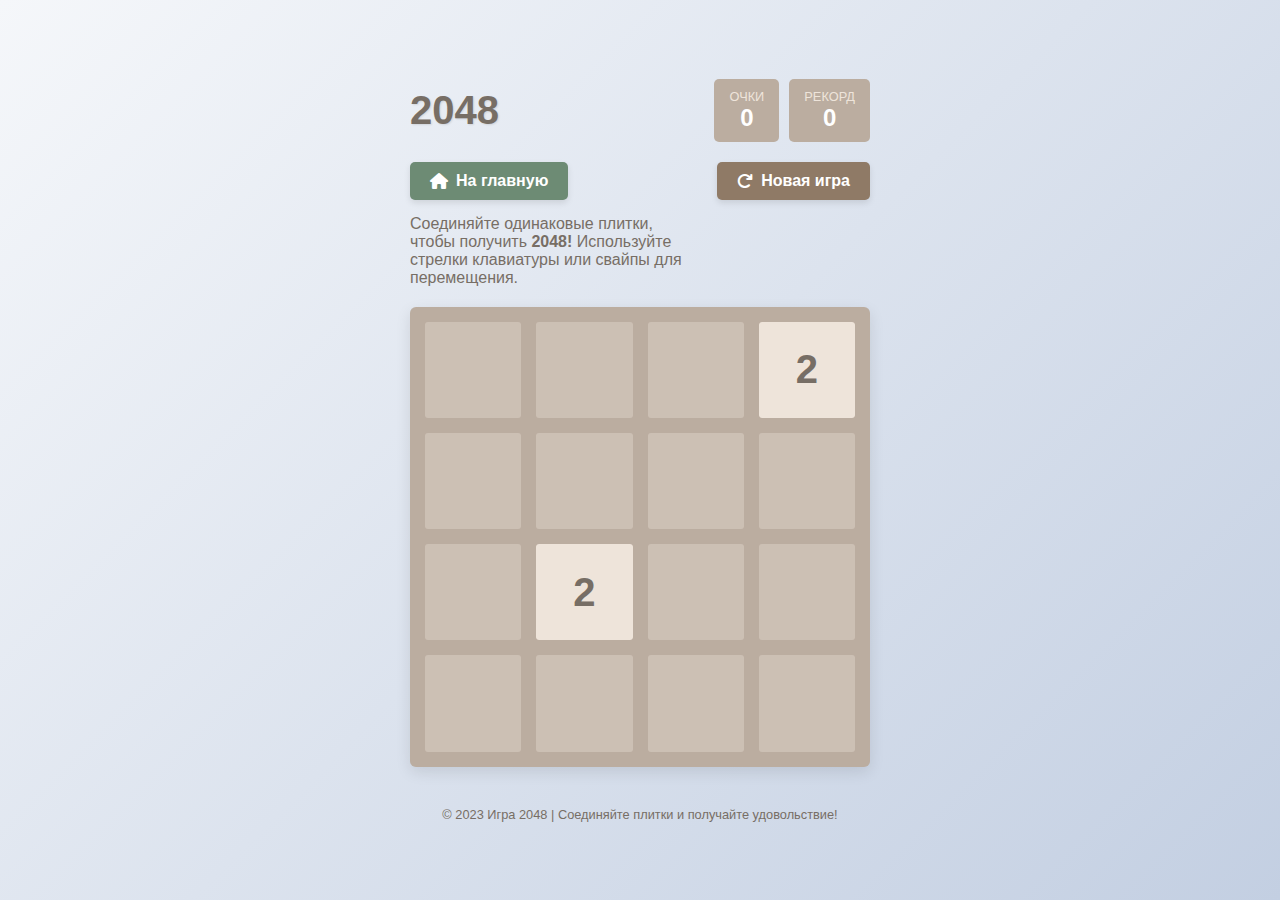
<file: 2048 game/index.html>
<!DOCTYPE html>
<html lang="ru">
<head>
    <meta charset="UTF-8">
    <meta name="viewport" content="width=device-width, initial-scale=1.0">
    <title>Игра 2048</title>
    <link rel="stylesheet" href="https://cdnjs.cloudflare.com/ajax/libs/font-awesome/6.4.0/css/all.min.css">
    <style>
        * {
            margin: 0;
            padding: 0;
            box-sizing: border-box;
            font-family: 'Arial', sans-serif;
        }
        body {
            background: linear-gradient(135deg, #f5f7fa, #c3cfe2);
            color: #333;
            min-height: 100vh;
            display: flex;
            flex-direction: column;
            align-items: center;
            justify-content: center;
        }
        .container {
            max-width: 500px;
            width: 90%;
            margin: 20px auto;
            padding: 20px;
            display: flex;
            flex-direction: column;
            align-items: center;
        }
        .header {
            width: 100%;
            display: flex;
            justify-content: space-between;
            align-items: center;
            margin-bottom: 20px;
        }
        .title {
            font-size: 2.5rem;
            font-weight: bold;
            color: #776e65;
            text-shadow: 1px 1px 2px rgba(0,0,0,0.1);
        }
        .scores {
            display: flex;
            gap: 10px;
        }
        .score-box {
            background: #bbada0;
            padding: 10px 15px;
            border-radius: 5px;
            text-align: center;
            color: white;
            min-width: 60px;
            position: relative;
        }
        .score-title {
            font-size: 0.8rem;
            text-transform: uppercase;
            color: #eee4da;
        }
        .score-value {
            font-size: 1.5rem;
            font-weight: bold;
        }
        .game-intro {
            width: 100%;
            display: flex;
            justify-content: space-between;
            margin-bottom: 20px;
            color: #776e65;
        }
        .game-info {
            max-width: 60%;
        }
        .restart-btn {
            background: #8f7a66;
            border: none;
            border-radius: 5px;
            padding: 10px 20px;
            color: white;
            font-weight: bold;
            cursor: pointer;
            font-size: 1rem;
            box-shadow: 0 3px 6px rgba(0,0,0,0.1);
            transition: all 0.2s ease;
            display: flex;
            align-items: center;
            gap: 8px;
        }
        .home-btn {
            background: #6d8b74;
            border: none;
            border-radius: 5px;
            padding: 10px 20px;
            color: white;
            font-weight: bold;
            cursor: pointer;
            font-size: 1rem;
            box-shadow: 0 3px 6px rgba(0,0,0,0.1);
            transition: all 0.2s ease;
            display: flex;
            align-items: center;
            gap: 8px;
            margin-right: 10px;
        }
        .restart-btn:hover, .home-btn:hover {
            transform: scale(1.05);
            opacity: 0.9;
        }
        .game-container {
            width: 100%;
            background: #bbada0;
            border-radius: 6px;
            padding: 15px;
            box-shadow: 0 5px 15px rgba(0,0,0,0.1);
            margin-bottom: 20px;
            position: relative;
            overflow: hidden;
        }
        .grid {
            display: grid;
            grid-template-columns: repeat(4, 1fr);
            grid-gap: 15px;
            position: relative;
        }
        .cell {
            width: 100%;
            aspect-ratio: 1/1;
            background: rgba(238, 228, 218, 0.35);
            border-radius: 3px;
            display: flex;
            align-items: center;
            justify-content: center;
            font-size: 2.5rem;
            font-weight: bold;
            color: #776e65;
            transition: all 0.1s ease;
            position: relative;
            overflow: hidden;
        }
        .tile {
            position: absolute;
            width: 100%;
            height: 100%;
            display: flex;
            align-items: center;
            justify-content: center;
            border-radius: 3px;
            font-weight: bold;
            z-index: 10;
            animation: appear 0.2s ease;
            background: #eee4da;
        }
        @keyframes appear {
            0% {
                opacity: 0;
                transform: scale(0.5);
            }
            100% {
                opacity: 1;
                transform: scale(1);
            }
        }
        .tile-2 { background: #eee4da; color: #776e65; }
        .tile-4 { background: #ede0c8; color: #776e65; }
        .tile-8 { background: #f2b179; color: white; }
        .tile-16 { background: #f59563; color: white; }
        .tile-32 { background: #f67c5f; color: white; }
        .tile-64 { background: #f65e3b; color: white; }
        .tile-128 { background: #edcf72; color: white; font-size: 2rem; }
        .tile-256 { background: #edcc61; color: white; font-size: 2rem; }
        .tile-512 { background: #edc850; color: white; font-size: 2rem; }
        .tile-1024 { background: #edc53f; color: white; font-size: 1.7rem; }
        .tile-2048 { background: #edc22e; color: white; font-size: 1.7rem; }
        .game-message {
            position: absolute;
            top: 0;
            left: 0;
            right: 0;
            bottom: 0;
            background: rgba(238, 228, 218, 0.8);
            display: none;
            flex-direction: column;
            align-items: center;
            justify-content: center;
            border-radius: 6px;
            z-index: 100;
        }
        .game-message.game-won {
            background: rgba(237, 194, 46, 0.8);
        }
        .game-message.game-over {
            background: rgba(238, 228, 218, 0.8);
        }
        .game-message p {
            font-size: 3rem;
            font-weight: bold;
            color: #776e65;
            margin-bottom: 30px;
            text-align: center;
        }
        .game-message button {
            background: #8f7a66;
            border: none;
            border-radius: 5px;
            padding: 10px 20px;
            color: white;
            font-weight: bold;
            cursor: pointer;
            font-size: 1rem;
            box-shadow: 0 3px 6px rgba(0,0,0,0.1);
            transition: all 0.2s ease;
            margin: 5px;
        }
        .game-message button:hover {
            background: #9f8b77;
            transform: scale(1.05);
        }
        .controls-info {
            color: #776e65;
            margin-bottom: 20px;
            text-align: center;
        }
        .footer {
            color: #776e65;
            font-size: 0.8rem;
            text-align: center;
            margin-top: 20px;
        }
        .buttons-container {
            display: flex;
            justify-content: space-between;
            width: 100%;
            margin-bottom: 15px;
        }
        @media (max-width: 500px) {
            .title {
                font-size: 2rem;
            }
            .cell {
                font-size: 1.5rem;
            }
            .tile-128, .tile-256, .tile-512 {
                font-size: 1.5rem;
            }
            .tile-1024, .tile-2048 {
                font-size: 1.2rem;
            }
            .game-message p {
                font-size: 2rem;
            }
            .buttons-container {
                flex-direction: column;
                gap: 10px;
            }
            .home-btn, .restart-btn {
                width: 100%;
                justify-content: center;
            }
        }
    </style>
</head>
<body>
    <div class="container">
        <div class="header">
            <div class="title">2048</div>
            <div class="scores">
                <div class="score-box">
                    <div class="score-title">Очки</div>
                    <div class="score-value" id="score">0</div>
                </div>
                <div class="score-box">
                    <div class="score-title">Рекорд</div>
                    <div class="score-value" id="best-score">0</div>
                </div>
            </div>
        </div>

        <div class="buttons-container">
            <button class="home-btn" id="home-button">
                <i class="fas fa-home"></i> На главную
            </button>
            <button class="restart-btn" id="restart-button">
                <i class="fas fa-redo"></i> Новая игра
            </button>
        </div>

        <div class="game-intro">
            <div class="game-info">
                Соединяйте одинаковые плитки, чтобы получить <strong>2048!</strong> Используйте стрелки клавиатуры или свайпы для перемещения.
            </div>
        </div>

        <div class="game-container">
            <div class="grid" id="grid">
                <!-- 4x4 сетка будет создана JavaScript -->
            </div>
            <div class="game-message" id="game-message">
                <p id="message-text">Вы победили!</p>
                <button id="keep-playing-button">Продолжить</button>
                <button id="try-again-button">Новая игра</button>
            </div>
        </div>

        <div class="footer">
            © 2023 Игра 2048 | Соединяйте плитки и получайте удовольствие!
        </div>
    </div>

    <script>
        document.addEventListener('DOMContentLoaded', () => {
            let grid = [];
            let score = 0;
            let bestScore = localStorage.getItem('bestScore') || 0;
            let gameOver = false;
            let gameWon = false;
            let keepPlaying = false;
            let touchStartX, touchStartY, touchEndX, touchEndY;
            
            const gridElement = document.getElementById('grid');
            const scoreElement = document.getElementById('score');
            const bestScoreElement = document.getElementById('best-score');
            const gameMessageElement = document.getElementById('game-message');
            const messageTextElement = document.getElementById('message-text');
            const restartButton = document.getElementById('restart-button');
            const homeButton = document.getElementById('home-button');
            const keepPlayingButton = document.getElementById('keep-playing-button');
            const tryAgainButton = document.getElementById('try-again-button');
            
            function initGame() {
                createGrid();
                resetGame();
                updateBestScore();
                render();
                
                restartButton.addEventListener('click', resetGame);
                homeButton.addEventListener('click', () => {
                    window.location.href = '/hub/index.html';
                });
                keepPlayingButton.addEventListener('click', continueGame);
                tryAgainButton.addEventListener('click', resetGame);
                
                document.addEventListener('keydown', handleKeyPress);
                gridElement.addEventListener('touchstart', handleTouchStart, false);
                gridElement.addEventListener('touchend', handleTouchEnd, false);
            }
            
            function createGrid() {
                gridElement.innerHTML = '';
                for (let row = 0; row < 4; row++) {
                    grid[row] = [];
                    for (let col = 0; col < 4; col++) {
                        const cell = document.createElement('div');
                        cell.className = 'cell';
                        cell.id = `cell-${row}-${col}`;
                        gridElement.appendChild(cell);
                        grid[row][col] = null;
                    }
                }
            }
            
            function resetGame() {
                score = 0;
                gameOver = false;
                gameWon = false;
                keepPlaying = false;
                
                for (let row = 0; row < 4; row++) {
                    for (let col = 0; col < 4; col++) {
                        grid[row][col] = null;
                    }
                }
                
                updateScore();
                hideMessage();
                addRandomTile();
                addRandomTile();
                render();
            }
            
            function continueGame() {
                keepPlaying = true;
                hideMessage();
            }
            
            function updateScore() {
                scoreElement.textContent = score;
                if (score > bestScore) {
                    bestScore = score;
                    localStorage.setItem('bestScore', bestScore);
                    updateBestScore();
                }
            }
            
            function updateBestScore() {
                bestScoreElement.textContent = bestScore;
            }
            
            function showMessage(won) {
                gameWon = won;
                gameMessageElement.style.display = 'flex';
                if (won) {
                    gameMessageElement.classList.add('game-won');
                    gameMessageElement.classList.remove('game-over');
                    messageTextElement.textContent = 'Вы победили!';
                    keepPlayingButton.style.display = 'block';
                } else {
                    gameMessageElement.classList.add('game-over');
                    gameMessageElement.classList.remove('game-won');
                    messageTextElement.textContent = 'Игра окончена!';
                    keepPlayingButton.style.display = 'none';
                }
            }
            
            // Скрыть сообщение
            function hideMessage() {
                gameMessageElement.style.display = 'none';
            }
            
            // Добавить случайную плитку (2 или 4) в пустую ячейку
            function addRandomTile() {
                const emptyCells = [];
                
                for (let row = 0; row < 4; row++) {
                    for (let col = 0; col < 4; col++) {
                        if (!grid[row][col]) {
                            emptyCells.push({row, col});
                        }
                    }
                }
                
                if (emptyCells.length > 0) {
                    const randomCell = emptyCells[Math.floor(Math.random() * emptyCells.length)];
                    grid[randomCell.row][randomCell.col] = Math.random() < 0.9 ? 2 : 4;
                    animateTile(randomCell.row, randomCell.col, grid[randomCell.row][randomCell.col]);
                }
                
                return emptyCells.length > 0;
            }
            
            // Анимация появления плитки
            function animateTile(row, col, value) {
                const cell = document.getElementById(`cell-${row}-${col}`);
                const tile = document.createElement('div');
                tile.className = `tile tile-${value}`;
                tile.textContent = value;
                tile.style.opacity = '0';
                cell.appendChild(tile);
                
                setTimeout(() => {
                    tile.style.opacity = '1';
                }, 10);
            }
            
            // Отрисовка сетки
            function render() {
                for (let row = 0; row < 4; row++) {
                    for (let col = 0; col < 4; col++) {
                        const cell = document.getElementById(`cell-${row}-${col}`);
                        cell.innerHTML = '';
                        
                        if (grid[row][col]) {
                            const tile = document.createElement('div');
                            tile.className = `tile tile-${grid[row][col]}`;
                            tile.textContent = grid[row][col];
                            cell.appendChild(tile);
                        }
                    }
                }
            }
            
            // Обработка нажатия клавиш
            function handleKeyPress(e) {
                if (gameOver && !keepPlaying) return;
                
                let moved = false;
                
                switch (e.key) {
                    case 'ArrowUp':
                        moved = moveUp();
                        break;
                    case 'ArrowDown':
                        moved = moveDown();
                        break;
                    case 'ArrowLeft':
                        moved = moveLeft();
                        break;
                    case 'ArrowRight':
                        moved = moveRight();
                        break;
                    default:
                        return;
                }
                
                if (moved) {
                    if (!gameWon || keepPlaying) {
                        addRandomTile();
                    }
                    
                    if (!hasMoves()) {
                        showMessage(false);
                        gameOver = true;
                    }
                    
                    render();
                    updateScore();
                }
            }
            
            // Обработка касаний для мобильных устройств
            function handleTouchStart(e) {
                touchStartX = e.touches[0].clientX;
                touchStartY = e.touches[0].clientY;
            }
            
            function handleTouchEnd(e) {
                if (gameOver && !keepPlaying) return;
                
                touchEndX = e.changedTouches[0].clientX;
                touchEndY = e.changedTouches[0].clientY;
                
                const diffX = touchStartX - touchEndX;
                const diffY = touchStartY - touchEndY;
                
                let moved = false;
                
                // Определение направления свайпа
                if (Math.abs(diffX) > Math.abs(diffY)) {
                    // Горизонтальный свайп
                    if (diffX > 0) {
                        // Свайп влево
                        moved = moveLeft();
                    } else {
                        // Свайп вправо
                        moved = moveRight();
                    }
                } else {
                    // Вертикальный свайп
                    if (diffY > 0) {
                        // Свайп вверх
                        moved = moveUp();
                    } else {
                        // Свайп вниз
                        moved = moveDown();
                    }
                }
                
                if (moved) {
                    if (!gameWon || keepPlaying) {
                        addRandomTile();
                    }
                    
                    if (!hasMoves()) {
                        showMessage(false);
                        gameOver = true;
                    }
                    
                    render();
                    updateScore();
                }
            }
            
            // Логика игры - перемещение и объединение
            function moveUp() {
                let moved = false;
                
                for (let col = 0; col < 4; col++) {
                    for (let row = 1; row < 4; row++) {
                        if (grid[row][col]) {
                            let currentRow = row;
                            while (currentRow > 0) {
                                if (!grid[currentRow - 1][col]) {
                                    // Перемещение плитки вверх
                                    grid[currentRow - 1][col] = grid[currentRow][col];
                                    grid[currentRow][col] = null;
                                    currentRow--;
                                    moved = true;
                                } else if (grid[currentRow - 1][col] === grid[currentRow][col]) {
                                    // Объединение плиток
                                    grid[currentRow - 1][col] *= 2;
                                    score += grid[currentRow - 1][col];
                                    grid[currentRow][col] = null;
                                    moved = true;
                                    
                                    // Проверка условия победы
                                    if (grid[currentRow - 1][col] === 2048 && !gameWon && !keepPlaying) {
                                        showMessage(true);
                                        gameWon = true;
                                    }
                                    break;
                                } else {
                                    break;
                                }
                            }
                        }
                    }
                }
                
                return moved;
            }
            
            function moveDown() {
                let moved = false;
                
                for (let col = 0; col < 4; col++) {
                    for (let row = 2; row >= 0; row--) {
                        if (grid[row][col]) {
                            let currentRow = row;
                            while (currentRow < 3) {
                                if (!grid[currentRow + 1][col]) {
                                    // Перемещение плитки вниз
                                    grid[currentRow + 1][col] = grid[currentRow][col];
                                    grid[currentRow][col] = null;
                                    currentRow++;
                                    moved = true;
                                } else if (grid[currentRow + 1][col] === grid[currentRow][col]) {
                                    // Объединение плиток
                                    grid[currentRow + 1][col] *= 2;
                                    score += grid[currentRow + 1][col];
                                    grid[currentRow][col] = null;
                                    moved = true;
                                    
                                    // Проверка условия победы
                                    if (grid[currentRow + 1][col] === 2048 && !gameWon && !keepPlaying) {
                                        showMessage(true);
                                        gameWon = true;
                                    }
                                    break;
                                } else {
                                    break;
                                }
                            }
                        }
                    }
                }
                
                return moved;
            }
            
            function moveLeft() {
                let moved = false;
                
                for (let row = 0; row < 4; row++) {
                    for (let col = 1; col < 4; col++) {
                        if (grid[row][col]) {
                            let currentCol = col;
                            while (currentCol > 0) {
                                if (!grid[row][currentCol - 1]) {
                                    // Перемещение плитки влево
                                    grid[row][currentCol - 1] = grid[row][currentCol];
                                    grid[row][currentCol] = null;
                                    currentCol--;
                                    moved = true;
                                } else if (grid[row][currentCol - 1] === grid[row][currentCol]) {
                                    // Объединение плиток
                                    grid[row][currentCol - 1] *= 2;
                                    score += grid[row][currentCol - 1];
                                    grid[row][currentCol] = null;
                                    moved = true;
                                    
                                    // Проверка условия победы
                                    if (grid[row][currentCol - 1] === 2048 && !gameWon && !keepPlaying) {
                                        showMessage(true);
                                        gameWon = true;
                                    }
                                    break;
                                } else {
                                    break;
                                }
                            }
                        }
                    }
                }
                
                return moved;
            }
            
            function moveRight() {
                let moved = false;
                
                for (let row = 0; row < 4; row++) {
                    for (let col = 2; col >= 0; col--) {
                        if (grid[row][col]) {
                            let currentCol = col;
                            while (currentCol < 3) {
                                if (!grid[row][currentCol + 1]) {
                                    // Перемещение плитки вправо
                                    grid[row][currentCol + 1] = grid[row][currentCol];
                                    grid[row][currentCol] = null;
                                    currentCol++;
                                    moved = true;
                                } else if (grid[row][currentCol + 1] === grid[row][currentCol]) {
                                    // Объединение плиток
                                    grid[row][currentCol + 1] *= 2;
                                    score += grid[row][currentCol + 1];
                                    grid[row][currentCol] = null;
                                    moved = true;
                                    
                                    // Проверка условия победы
                                    if (grid[row][currentCol + 1] === 2048 && !gameWon && !keepPlaying) {
                                        showMessage(true);
                                        gameWon = true;
                                    }
                                    break;
                                } else {
                                    break;
                                }
                            }
                        }
                    }
                }
                
                return moved;
            }
            
            // Проверка наличия возможных ходов
            function hasMoves() {
                // Проверка пустых ячеек
                for (let row = 0; row < 4; row++) {
                    for (let col = 0; col < 4; col++) {
                        if (!grid[row][col]) {
                            return true;
                        }
                    }
                }
                
                // Проверка возможных объединений
                for (let row = 0; row < 4; row++) {
                    for (let col = 0; col < 4; col++) {
                        const value = grid[row][col];
                        if (
                            (row < 3 && grid[row + 1][col] === value) ||
                            (col < 3 && grid[row][col + 1] === value)
                        ) {
                            return true;
                        }
                    }
                }
                
                return false;
            }
            
            // Инициализация игры
            initGame();
        });
    </script>
</body>
</html>
</file>
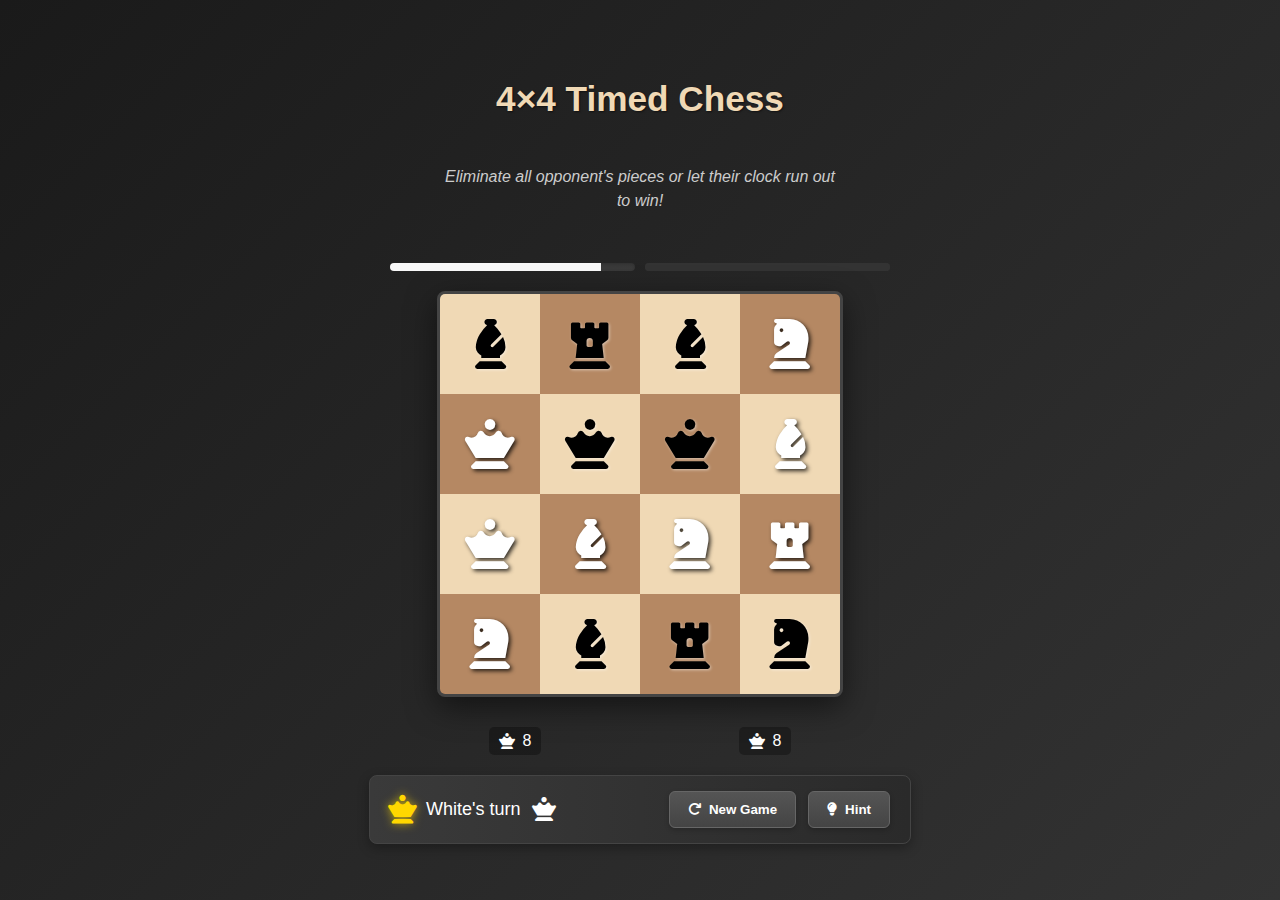
<file: Chess Master/index.html>
<!DOCTYPE html>
<html lang="en">
<head>
    <meta charset="UTF-8">
    <meta name="viewport" content="width=device-width, initial-scale=1.0">
    <title>4×4 Chess Challenge - Timed Elimination</title>
    <link rel="stylesheet" href="https://cdnjs.cloudflare.com/ajax/libs/font-awesome/6.4.0/css/all.min.css">
    <style>
        :root {
            --light-square: #f0d9b5;
            --dark-square: #b58863;
            --highlight: rgba(0, 255, 0, 0.3);
            --possible-move: rgba(20, 85, 30, 0.5);
            --capture: rgba(255, 0, 0, 0.5);
            --selected: rgba(255, 255, 0, 0.5);
            --drag-preview: rgba(255, 255, 255, 0.7);
            --white-timer: #f8f8f8;
            --black-timer: #333;
            --timer-danger: #ff5252;
        }
        body {
            font-family: 'Segoe UI', Tahoma, Geneva, Verdana, sans-serif;
            background: linear-gradient(135deg, #1a1a1a 0%, #333 100%);
            color: white;
            display: flex;
            flex-direction: column;
            align-items: center;
            justify-content: center;
            min-height: 100vh;
            margin: 0;
            padding: 20px;
            box-sizing: border-box;
            touch-action: none;
        }
        h1 {
            margin-bottom: 10px;
            text-align: center;
            color: #f0d9b5;
            text-shadow: 1px 1px 2px rgba(0, 0, 0, 0.5);
            font-size: 2.2em;
        }
        .subtitle {
            margin-bottom: 30px;
            font-style: italic;
            color: #ccc;
            text-align: center;
            max-width: 80%;
            line-height: 1.5;
        }
        .game-container {
            display: flex;
            flex-direction: column;
            align-items: center;
            gap: 20px;
            max-width: 500px;
            width: 100%;
        }
        .board {
            display: grid;
            grid-template-columns: repeat(4, 1fr);
            grid-template-rows: repeat(4, 1fr);
            aspect-ratio: 1/1;
            width: 100%;
            max-width: 400px;
            box-shadow: 0 10px 30px rgba(0, 0, 0, 0.5);
            border-radius: 8px;
            overflow: hidden;
            position: relative;
            background: #333;
            border: 3px solid #444;
        }
        .square {
            position: relative;
            display: flex;
            align-items: center;
            justify-content: center;
            cursor: pointer;
            user-select: none;
            transition: transform 0.2s;
        }
        .square:hover {
            transform: scale(1.05);
            z-index: 5;
        }
        .square.light {
            background-color: var(--light-square);
        }
        .square.dark {
            background-color: var(--dark-square);
        }
        .square.selected {
            background-color: var(--selected);
        }
        .square.highlighted {
            background-color: var(--highlight);
        }
        .square.possible-move {
            background-color: var(--possible-move);
        }
        .square.possible-capture {
            background-color: var(--capture);
        }
        .piece {
            width: 80%;
            height: 80%;
            display: flex;
            align-items: center;
            justify-content: center;
            font-size: calc(min(10vw, 50px));
            z-index: 10;
            user-select: none;
            touch-action: none;
            pointer-events: none;
            transition: all 0.3s;
        }
        .piece.white {
            color: white;
            text-shadow: 2px 2px 4px rgba(0, 0, 0, 0.8);
        }
        .piece.black {
            color: black;
            text-shadow: 1px 1px 3px rgba(255, 255, 255, 0.5);
        }
        .piece.dragging {
            position: absolute;
            z-index: 20;
            opacity: 0.9;
            pointer-events: none;
            width: 80px;
            height: 80px;
            display: flex;
            align-items: center;
            justify-content: center;
            transform: translate(-50%, -50%) scale(1.2);
            filter: drop-shadow(0 0 8px rgba(255, 255, 255, 0.7));
        }
        .status-bar {
            display: flex;
            justify-content: space-between;
            align-items: center;
            width: 100%;
            background: linear-gradient(to right, #3a3a3a, #2a2a2a);
            padding: 15px 20px;
            border-radius: 8px;
            box-shadow: 0 4px 12px rgba(0, 0, 0, 0.3);
            font-size: 18px;
            border: 1px solid #444;
        }
        .turn-indicator {
            display: flex;
            align-items: center;
            gap: 12px;
        }
        .turn-icon {
            font-size: 24px;
            transition: transform 0.3s;
        }
        .white-turn .turn-icon.white {
            color: gold;
            transform: scale(1.2);
            text-shadow: 0 0 8px rgba(255, 215, 0, 0.7);
        }
        .black-turn .turn-icon.black {
            color: gold;
            transform: scale(1.2);
            text-shadow: 0 0 8px rgba(255, 215, 0, 0.7);
        }
        .controls {
            display: flex;
            gap: 12px;
        }
        button {
            background: linear-gradient(to bottom, #555, #444);
            color: white;
            border: none;
            padding: 10px 18px;
            border-radius: 6px;
            cursor: pointer;
            transition: all 0.3s;
            font-weight: bold;
            box-shadow: 0 2px 5px rgba(0, 0, 0, 0.2);
            display: flex;
            align-items: center;
            gap: 8px;
            border: 1px solid #666;
        }
        button:hover {
            background: linear-gradient(to bottom, #666, #555);
            transform: translateY(-2px);
            box-shadow: 0 4px 8px rgba(0, 0, 0, 0.3);
        }
        button:active {
            transform: translateY(0);
            background: linear-gradient(to bottom, #444, #333);
        }
        button:disabled {
            background: #333;
            color: #777;
            cursor: not-allowed;
            transform: none;
            box-shadow: none;
        }
        .promotion-modal {
            display: none;
            position: fixed;
            top: 0;
            left: 0;
            width: 100%;
            height: 100%;
            background: rgba(0, 0, 0, 0.8);
            z-index: 100;
            justify-content: center;
            align-items: center;
            backdrop-filter: blur(5px);
        }
        .promotion-title {
            color: white;
            text-align: center;
            margin-bottom: 20px;
            font-size: 24px;
            text-shadow: 1px 1px 3px rgba(0, 0, 0, 0.5);
        }
        .promotion-options {
            background: linear-gradient(to bottom, #444, #333);
            padding: 25px;
            border-radius: 12px;
            display: grid;
            grid-template-columns: repeat(2, 1fr);
            gap: 15px;
            text-align: center;
            border: 1px solid #666;
            box-shadow: 0 10px 25px rgba(0, 0, 0, 0.5);
        }
        .promotion-option {
            font-size: 50px;
            cursor: pointer;
            padding: 15px;
            border-radius: 8px;
            transition: all 0.3s;
            background: rgba(255, 255, 255, 0.1);
        }
        .promotion-option:hover {
            background: rgba(255, 255, 255, 0.2);
            transform: scale(1.1);
        }
        .piece-count {
            display: flex;
            justify-content: space-around;
            width: 100%;
            margin-top: 10px;
        }
        .piece-count-item {
            display: flex;
            align-items: center;
            gap: 8px;
            font-size: 16px;
            padding: 5px 10px;
            border-radius: 5px;
            background: rgba(0, 0, 0, 0.3);
        }
        .timer-container {
            display: flex;
            justify-content: space-between;
            width: 100%;
            gap: 10px;
        }
        .timer {
            flex: 1;
            height: 8px;
            background: rgba(255, 255, 255, 0.1);
            border-radius: 4px;
            overflow: hidden;
            position: relative;
            box-shadow: inset 0 1px 3px rgba(0, 0, 0, 0.2);
        }
        .timer-progress {
            position: absolute;
            top: 0;
            left: 0;
            height: 100%;
            width: 100%;
            transition: width 0.1s linear;
        }
        .white-timer .timer-progress {
            background: var(--white-timer);
            transform-origin: right;
        }
        .black-timer .timer-progress {
            background: var(--black-timer);
            transform-origin: left;
        }
        .timer.danger .timer-progress {
            background: var(--timer-danger);
            animation: pulse 0.5s infinite alternate;
        }
        @keyframes pulse {
            from { opacity: 1; }
            to { opacity: 0.7; }
        }
        .game-over-message {
            position: absolute;
            top: 50%;
            left: 50%;
            transform: translate(-50%, -50%);
            background: rgba(0, 0, 0, 0.9);
            padding: 20px 30px;
            border-radius: 10px;
            text-align: center;
            z-index: 200;
            max-width: 90%;
            box-shadow: 0 5px 15px rgba(0, 0, 0, 0.5);
            border: 2px solid gold;
        }
        @media (max-width: 500px) {
            .piece {
                font-size: 30px;
            }
            
            .status-bar {
                flex-direction: column;
                gap: 12px;
                align-items: center;
            }
            
            .controls {
                width: 100%;
                justify-content: center;
            }
            
            h1 {
                font-size: 1.8em;
            }
            
            .subtitle {
                font-size: 0.9em;
            }
        }
    </style>
</head>
<body>
    <div class="game-container">
        <h1>4×4 Timed Chess</h1>
        <p class="subtitle">Eliminate all opponent's pieces or let their clock run out to win!</p>
        
        <div class="timer-container">
            <div class="timer white-timer" id="white-timer">
                <div class="timer-progress" id="white-timer-progress"></div>
            </div>
            <div class="timer black-timer" id="black-timer">
                <div class="timer-progress" id="black-timer-progress"></div>
            </div>
        </div>
        
        <div class="board" id="chessboard"></div>
        
        <div class="piece-count">
            <div class="piece-count-item white">
                <i class="fas fa-chess-queen white"></i>
                <span id="white-count">0</span>
            </div>
            <div class="piece-count-item black">
                <i class="fas fa-chess-queen black"></i>
                <span id="black-count">0</span>
            </div>
        </div>
        
        <div class="status-bar white-turn" id="status-bar">
            <div class="turn-indicator">
                <span class="turn-icon white"><i class="fas fa-chess-queen"></i></span>
                <span id="status-text">White's turn</span>
                <span class="turn-icon black"><i class="fas fa-chess-queen"></i></span>
            </div>
            <div class="controls">
                <button id="new-game-btn"><i class="fas fa-redo"></i> New Game</button>
                <button id="hint-btn"><i class="fas fa-lightbulb"></i> Hint</button>
            </div>
        </div>
    </div>
    
    <div class="promotion-modal" id="promotion-modal">
        <div>
            <div class="promotion-title">Promote your pawn to:</div>
            <div class="promotion-options">
                <div class="promotion-option" data-piece="queen"><i class="fas fa-chess-queen"></i></div>
                <div class="promotion-option" data-piece="rook"><i class="fas fa-chess-rook"></i></div>
                <div class="promotion-option" data-piece="bishop"><i class="fas fa-chess-bishop"></i></div>
                <div class="promotion-option" data-piece="knight"><i class="fas fa-chess-knight"></i></div>
            </div>
        </div>
    </div>

    <!-- Audio elements for sound effects (volume set to 0.3 = 30% of full volume) -->
    <audio id="move-sound" preload="auto">
        <source src="https://www.soundjay.com/buttons/sounds/button-09.mp3" type="audio/mpeg">
    </audio>
    <audio id="capture-sound" preload="auto">
        <source src="https://www.soundjay.com/buttons/sounds/button-10.mp3" type="audio/mpeg">
    </audio>
    <audio id="timer-sound" preload="auto">
        <source src="https://www.soundjay.com/buttons/sounds/beep-07.mp3" type="audio/mpeg">
    </audio>
    <audio id="game-over-sound" preload="auto">
        <source src="https://www.soundjay.com/buttons/sounds/button-21.mp3" type="audio/mpeg">
    </audio>
    <audio id="hint-sound" preload="auto">
        <source src="https://www.soundjay.com/buttons/sounds/button-03.mp3" type="audio/mpeg">
    </audio>

    <script>
        document.addEventListener('DOMContentLoaded', function() {
            // Game state
            const gameState = {
                board: Array(4).fill().map(() => Array(4).fill(null)),
                turn: 'white',
                selectedSquare: null,
                possibleMoves: [],
                gameOver: false,
                dragging: false,
                dragPiece: null,
                dragStartSquare: null,
                moveCount: 0,
                timerInterval: null,
                timeRemaining: 5,
                lastTime: null
            };
            // DOM elements
            const chessboard = document.getElementById('chessboard');
            const statusBar = document.getElementById('status-bar');
            const statusText = document.getElementById('status-text');
            const newGameBtn = document.getElementById('new-game-btn');
            const hintBtn = document.getElementById('hint-btn');
            const promotionModal = document.getElementById('promotion-modal');
            const promotionOptions = document.querySelectorAll('.promotion-option');
            const whiteCount = document.getElementById('white-count');
            const blackCount = document.getElementById('black-count');
            const whiteTimer = document.getElementById('white-timer');
            const blackTimer = document.getElementById('black-timer');
            const whiteTimerProgress = document.getElementById('white-timer-progress');
            const blackTimerProgress = document.getElementById('black-timer-progress');
            
            // Audio elements with volume set to 0.3 (30%)
            const moveSound = document.getElementById('move-sound');
            moveSound.volume = 0.3;
            
            const captureSound = document.getElementById('capture-sound');
            captureSound.volume = 0.3;
            
            const timerSound = document.getElementById('timer-sound');
            timerSound.volume = 0.3;
            
            const gameOverSound = document.getElementById('game-over-sound');
            gameOverSound.volume = 0.3;
            
            const hintSound = document.getElementById('hint-sound');
            hintSound.volume = 0.3;
            
            // Random pitch variation for sounds
            function playSound(sound, pitch = 1) {
                sound.currentTime = 0;
                sound.playbackRate = pitch;
                sound.play().catch(e => console.log("Sound playback prevented:", e));
            }
            // Promotion state
            let promotionMove = null;
            let showingHint = false;
            // Initialize the board
            function initBoard() {
                chessboard.innerHTML = '';
                gameState.moveCount = 0;
                
                for (let row = 0; row < 4; row++) {
                    for (let col = 0; col < 4; col++) {
                        const square = document.createElement('div');
                        square.className = `square ${(row + col) % 2 === 0 ? 'light' : 'dark'}`;
                        square.dataset.row = row;
                        square.dataset.col = col;
                        
                        // Click handler
                        square.addEventListener('click', () => handleSquareClick(row, col));
                        
                        // Drag and drop handlers
                        square.addEventListener('mousedown', (e) => handleDragStart(e, row, col));
                        square.addEventListener('touchstart', (e) => handleDragStart(e, row, col), { passive: false });
                        
                        chessboard.appendChild(square);
                    }
                }
                
                // Add document-wide drag handlers
                document.addEventListener('mousemove', handleDragMove);
                document.addEventListener('touchmove', handleDragMove, { passive: false });
                document.addEventListener('mouseup', handleDragEnd);
                document.addEventListener('touchend', handleDragEnd);
                document.addEventListener('mouseleave', handleDragCancel);
            }
            // Create initial random position without kings or pawns
            function createRandomPosition() {
                // Reset game state
                clearTimerInterval();
                gameState.board = Array(4).fill().map(() => Array(4).fill(null));
                gameState.turn = 'white';
                gameState.selectedSquare = null;
                gameState.possibleMoves = [];
                gameState.gameOver = false;
                gameState.dragging = false;
                gameState.dragPiece = null;
                gameState.dragStartSquare = null;
                gameState.moveCount = 0;
                showingHint = false;
                gameState.timeRemaining = 5;
                
                // Reset timers
                whiteTimer.classList.remove('danger');
                blackTimer.classList.remove('danger');
                updateTimers();
                
                // Remove any existing drag preview
                const existingDrag = document.querySelector('.piece.dragging');
                if (existingDrag) {
                    existingDrag.remove();
                }
                
                statusBar.classList.remove('black-turn');
                statusBar.classList.add('white-turn');
                statusText.textContent = "White's turn";
                
                // Available piece types (no kings or pawns)
                const pieceTypes = ['queen', 'rook', 'bishop', 'knight'];
                
                // Pieces to place (6 per side)
                const pieces = [];
                for (let i = 0; i < 3; i++) {
                    // Add one of each piece type for each color
                    pieceTypes.forEach(type => {
                        pieces.push({type, color: 'white'});
                        pieces.push({type, color: 'black'});
                    });
                }
                
                // Shuffle pieces
                for (let i = pieces.length - 1; i > 0; i--) {
                    const j = Math.floor(Math.random() * (i + 1));
                    [pieces[i], pieces[j]] = [pieces[j], pieces[i]];
                }
                
                // Place pieces randomly on the board
                const emptySquares = [];
                for (let row = 0; row < 4; row++) {
                    for (let col = 0; col < 4; col++) {
                        emptySquares.push({row, col});
                    }
                }
                
                // Shuffle empty squares
                for (let i = emptySquares.length - 1; i > 0; i--) {
                    const j = Math.floor(Math.random() * (i + 1));
                    [emptySquares[i], emptySquares[j]] = [emptySquares[j], emptySquares[i]];
                }
                
                // Place pieces (6 per side max)
                const piecesToPlace = Math.min(pieces.length, emptySquares.length);
                for (let i = 0; i < piecesToPlace; i++) {
                    const piece = pieces[i];
                    const square = emptySquares[i];
                    
                    gameState.board[square.row][square.col] = {
                        type: piece.type,
                        color: piece.color
                    };
                }
                
                updateBoardUI();
                updatePieceCounts();
                startTimer();
            }
            
            // Show game over message in the center of the board
            function showGameOverMessage(message) {
                const msgElement = document.createElement('div');
                msgElement.className = 'game-over-message';
                msgElement.innerHTML = `
                    <h2>Game Over!</h2>
                    <p>${message}</p>
                    <button id="play-again-btn" style="margin-top: 15px;">
                        <i class="fas fa-redo"></i> Play Again
                    </button>
                `;
                
                chessboard.appendChild(msgElement);
                
                // Add click handler for the play again button
                document.getElementById('play-again-btn').addEventListener('click', () => {
                    msgElement.remove();
                    initBoard();
                    createRandomPosition();
                });
            }
            
            // Timer functions
            function startTimer() {
                clearTimerInterval();
                gameState.timeRemaining = 5;
                gameState.lastTime = Date.now();
                
                if (gameState.gameOver) return;
                
                gameState.timerInterval = setInterval(() => {
                    const now = Date.now();
                    const elapsed = (now - gameState.lastTime) / 1000; // seconds
                    gameState.lastTime = now;
                    
                    gameState.timeRemaining -= elapsed;
                    
                    // Blink timer when under 2 seconds
                    if (gameState.timeRemaining <= 2) {
                        if (gameState.turn === 'white') {
                            whiteTimer.classList.add('danger');
                        } else {
                            blackTimer.classList.add('danger');
                        }
                        
                        // Play tick sound (with increasing pitch as time runs out)
                        if (gameState.timeRemaining <= 3 && Math.floor(gameState.timeRemaining) !== Math.ceil(gameState.timeRemaining)) {
                            playSound(timerSound, 1.5 - (3 - gameState.timeRemaining) * 0.5);
                        }
                    }
                    
                    // Check if time's up
                    if (gameState.timeRemaining <= 0) {
                        timeUp();
                        return;
                    }
                    
                    updateTimers();
                }, 100);
            }
            
            function clearTimerInterval() {
                if (gameState.timerInterval) {
                    clearInterval(gameState.timerInterval);
                    gameState.timerInterval = null;
                }
            }
            
            function updateTimers() {
                const percentage = Math.max(0, Math.min(1, gameState.timeRemaining / 5)) * 100;
                
                if (gameState.turn === 'white') {
                    whiteTimerProgress.style.width = `${percentage}%`;
                    blackTimerProgress.style.width = '100%';
                } else {
                    blackTimerProgress.style.width = `${percentage}%`;
                    whiteTimerProgress.style.width = '100%';
                }
            }
            
            function timeUp() {
                clearTimerInterval();
                gameState.gameOver = true;
                
                // The player whose turn it was loses by timeout
                const loser = gameState.turn;
                const winner = loser === 'white' ? 'black' : 'white';
                
                // Update status text
                statusText.textContent = `${winner === 'white' ? 'White' : 'Black'} wins - ${loser === 'white' ? 'white' : 'black'} ran out of time!`;
                
                // Play game over sound
                playSound(gameOverSound);
                
                // Show centered game over message
                showGameOverMessage(`${winner === 'white' ? 'White' : 'Black'} wins!<br>${loser === 'white' ? 'White' : 'Black'} ran out of time.`);
                
                // Update UI
                updateBoardUI();
                
                // Highlight losing color timer
                if (loser === 'white') {
                    whiteTimer.classList.add('danger');
                    whiteTimerProgress.style.width = '0%';
                } else {
                    blackTimer.classList.add('danger');
                    blackTimerProgress.style.width = '0%';
                }
                
                // Disable all pieces
                document.querySelectorAll('.square').forEach(square => {
                    square.style.pointerEvents = 'none';
                });
            }
            
            // Update piece counts display
            function updatePieceCounts() {
                let whitePieces = 0;
                let blackPieces = 0;
                
                for (let row = 0; row < 4; row++) {
                    for (let col = 0; col < 4; col++) {
                        const piece = gameState.board[row][col];
                        if (piece) {
                            if (piece.color === 'white') whitePieces++;
                            else blackPieces++;
                        }
                    }
                }
                
                whiteCount.textContent = whitePieces;
                blackCount.textContent = blackPieces;
            }
            
            // Update the board UI based on game state
            function updateBoardUI() {
                // Clear all highlights and piece indicators (except the dragging piece)
                document.querySelectorAll('.square').forEach(square => {
                    // Only clear pieces if not dragging or if this isn't the drag source square
                    if (!gameState.dragging || square !== gameState.dragStartSquare?.element) {
                        square.innerHTML = '';
                    }
                    square.classList.remove('selected', 'highlighted', 'possible-move', 'possible-capture', 'hint-move');
                });
                
                // Place pieces (except the one being dragged)
                for (let row = 0; row < 4; row++) {
                    for (let col = 0; col < 4; col++) {
                        if (gameState.dragging && 
                            gameState.dragStartSquare && 
                            gameState.dragStartSquare.row === row && 
                            gameState.dragStartSquare.col === col) {
                            continue; // Skip the square of the piece being dragged
                        }
                        
                        const piece = gameState.board[row][col];
                        const square = document.querySelector(`.square[data-row="${row}"][data-col="${col}"]`);
                        
                        if (piece) {
                            const pieceElement = document.createElement('div');
                            pieceElement.className = `piece ${piece.color}`;
                            
                            // Set appropriate icon based on piece type
                            switch (piece.type) {
                                case 'queen': pieceElement.innerHTML = '<i class="fas fa-chess-queen"></i>'; break;
                                case 'rook': pieceElement.innerHTML = '<i class="fas fa-chess-rook"></i>'; break;
                                case 'bishop': pieceElement.innerHTML = '<i class="fas fa-chess-bishop"></i>'; break;
                                case 'knight': pieceElement.innerHTML = '<i class="fas fa-chess-knight"></i>'; break;
                            }
                            
                            square.appendChild(pieceElement);
                        }
                    }
                }
                
                // Highlight selected square and possible moves
                if (gameState.selectedSquare && !showingHint) {
                    const {row, col} = gameState.selectedSquare;
                    const selectedSquare = document.querySelector(`.square[data-row="${row}"][data-col="${col}"]`);
                    selectedSquare.classList.add('selected');
                    
                    gameState.possibleMoves.forEach(move => {
                        const targetSquare = document.querySelector(`.square[data-row="${move.row}"][data-col="${move.col}"]`);
                        if (gameState.board[move.row][move.col]) {
                            targetSquare.classList.add('possible-capture');
                        } else {
                            targetSquare.classList.add('possible-move');
                        }
                    });
                }
                
                // If dragging, show possible moves
                if (gameState.dragging && gameState.dragStartSquare && !showingHint) {
                    const {row, col} = gameState.dragStartSquare;
                    const moves = getPossibleMoves(row, col, true);
                    
                    moves.forEach(move => {
                        const targetSquare = document.querySelector(`.square[data-row="${move.row}"][data-col="${move.col}"]`);
                        if (gameState.board[move.row][move.col]) {
                            targetSquare.classList.add('possible-capture');
                        } else {
                            targetSquare.classList.add('possible-move');
                        }
                    });
                }
            }
            
            // Handle square click
            async function handleSquareClick(row, col) {
                if (gameState.gameOver || gameState.dragging) return;
                
                const square = gameState.board[row][col];
                
                // If no square is selected and the clicked square has a piece of the current color
                if (!gameState.selectedSquare && square && square.color === gameState.turn) {
                    gameState.selectedSquare = {row, col};
                    gameState.possibleMoves = getPossibleMoves(row, col, true);
                    updateBoardUI();
                    return;
                }
                
                // If a square is already selected
                if (gameState.selectedSquare) {
                    const selectedRow = gameState.selectedSquare.row;
                    const selectedCol = gameState.selectedSquare.col;
                    
                    // Check if clicked on the same square (deselect)
                    if (row === selectedRow && col === selectedCol) {
                        gameState.selectedSquare = null;
                        gameState.possibleMoves = [];
                        updateBoardUI();
                        return;
                    }
                    
                    // Check if clicked on another piece of the same color (select that piece instead)
                    if (square && square.color === gameState.turn) {
                        gameState.selectedSquare = {row, col};
                        gameState.possibleMoves = getPossibleMoves(row, col, true);
                        updateBoardUI();
                        return;
                    }
                    
                    // Check if the move is valid
                    const isValidMove = gameState.possibleMoves.some(move => 
                        move.row === row && move.col === col
                    );
                    
                    if (isValidMove) {
                        // Make the move
                        await makeMove(selectedRow, selectedCol, row, col);
                    }
                }
            }
            
            // Handle drag start
            function handleDragStart(e, row, col) {
                if (gameState.gameOver || gameState.turn === 'black') {
                    e.preventDefault();
                    return;
                }
                
                const piece = gameState.board[row][col];
                if (!piece || piece.color !== gameState.turn) {
                    return;
                }
                
                // Prevent default to prevent text selection/other browser behavior
                e.preventDefault();
                
                // Set dragging state
                gameState.dragging = true;
                gameState.dragPiece = {...piece};
                gameState.dragStartSquare = {row, col, element: e.currentTarget};
                
                // Create a drag preview element
                const dragPreview = document.createElement('div');
                dragPreview.className = `piece ${piece.color} dragging`;
                
                // Set appropriate icon based on piece type
                switch (piece.type) {
                    case 'queen': dragPreview.innerHTML = '<i class="fas fa-chess-queen"></i>'; break;
                    case 'rook': dragPreview.innerHTML = '<i class="fas fa-chess-rook"></i>'; break;
                    case 'bishop': dragPreview.innerHTML = '<i class="fas fa-chess-bishop"></i>'; break;
                    case 'knight': dragPreview.innerHTML = '<i class="fas fa-chess-knight"></i>'; break;
                }
                
                document.body.appendChild(dragPreview);
                gameState.dragPreview = dragPreview;
                
                // Set initial position
                const clientX = e.clientX || (e.touches && e.touches[0].clientX);
                const clientY = e.clientY || (e.touches && e.touches[0].clientY);
                
                if (clientX && clientY) {
                    dragPreview.style.left = `${clientX}px`;
                    dragPreview.style.top = `${clientY}px`;
                }
                
                // Show possible moves
                gameState.possibleMoves = getPossibleMoves(row, col, true);
                updateBoardUI();
            }
            
            // Handle drag move
            function handleDragMove(e) {
                if (!gameState.dragging || !gameState.dragPreview) return;
                
                e.preventDefault();
                
                const clientX = e.clientX || (e.touches && e.touches[0].clientX);
                const clientY = e.clientY || (e.touches && e.touches[0].clientY);
                
                if (clientX && clientY) {
                    gameState.dragPreview.style.left = `${clientX}px`;
                    gameState.dragPreview.style.top = `${clientY}px`;
                }
            }
            
            // Handle drag end
            async function handleDragEnd(e) {
                if (!gameState.dragging || !gameState.dragStartSquare) {
                    return;
                }
                
                e.preventDefault();
                
                // Get the square we're dropping on
                let targetSquare = null;
                const clientX = e.clientX || (e.changedTouches && e.changedTouches[0].clientX);
                const clientY = e.clientY || (e.changedTouches && e.changedTouches[0].clientY);
                
                if (clientX && clientY) {
                    // Find which square the mouse/touch is over
                    const elements = document.elementsFromPoint(clientX, clientY);
                    for (const element of elements) {
                        if (element.classList.contains('square') && element.closest('.board') === chessboard) {
                            targetSquare = element;
                            break;
                        }
                    }
                }
                
                if (targetSquare) {
                    const row = parseInt(targetSquare.dataset.row);
                    const col = parseInt(targetSquare.dataset.col);
                    
                    // Check if the move is valid
                    const isValidMove = gameState.possibleMoves.some(move => 
                        move.row === row && move.col === col
                    );
                    
                    const startRow = gameState.dragStartSquare.row;
                    const startCol = gameState.dragStartSquare.col;
                    
                    if (isValidMove) {
                        // Make the move
                        await makeMove(startRow, startCol, row, col);
                    }
                }
                
                // Clean up drag state
                handleDragCancel();
            }
            
            // Handle drag cancel
            function handleDragCancel() {
                if (gameState.dragPreview) {
                    gameState.dragPreview.remove();
                    gameState.dragPreview = null;
                }
                
                gameState.dragging = false;
                gameState.dragPiece = null;
                gameState.dragStartSquare = null;
                gameState.possibleMoves = [];
                
                updateBoardUI();
            }
            
            // Get possible moves for a piece
            function getPossibleMoves(row, col, checkKingSafety = true) {
                const piece = gameState.board[row][col];
                if (!piece) return [];
                
                const moves = [];
                
                // Movement rules for each piece type
                switch (piece.type) {
                    case 'queen':
                        // Queen combines rook and bishop moves with proper sliding
                        // Rook moves (straight)
                        addSlidingMoves(moves, row, col, -1, 0); // Up
                        addSlidingMoves(moves, row, col, 1, 0);  // Down
                        addSlidingMoves(moves, row, col, 0, -1); // Left
                        addSlidingMoves(moves, row, col, 0, 1);  // Right
                        
                        // Bishop moves (diagonal)
                        addSlidingMoves(moves, row, col, -1, -1); // Up-left
                        addSlidingMoves(moves, row, col, -1, 1);  // Up-right
                        addSlidingMoves(moves, row, col, 1, -1);  // Down-left
                        addSlidingMoves(moves, row, col, 1, 1);   // Down-right
                        break;
                        
                    case 'rook':
                        // Rook moves straight with proper sliding
                        addSlidingMoves(moves, row, col, -1, 0); // Up
                        addSlidingMoves(moves, row, col, 1, 0);  // Down
                        addSlidingMoves(moves, row, col, 0, -1); // Left
                        addSlidingMoves(moves, row, col, 0, 1);  // Right
                        break;
                        
                    case 'bishop':
                        // Bishop moves diagonally with proper sliding
                        addSlidingMoves(moves, row, col, -1, -1); // Up-left
                        addSlidingMoves(moves, row, col, -1, 1);  // Up-right
                        addSlidingMoves(moves, row, col, 1, -1);  // Down-left
                        addSlidingMoves(moves, row, col, 1, 1);   // Down-right
                        break;
                        
                    case 'knight':
                        // Knight moves in L-shape (can jump over pieces)
                        const knightMoves = [
                            {dr: 2, dc: 1}, {dr: 2, dc: -1},
                            {dr: -2, dc: 1}, {dr: -2, dc: -1},
                            {dr: 1, dc: 2}, {dr: 1, dc: -2},
                            {dr: -1, dc: 2}, {dr: -1, dc: -2}
                        ];
                        
                        for (const move of knightMoves) {
                            const r = row + move.dr;
                            const c = col + move.dc;
                            if (r >= 0 && r < 4 && c >= 0 && c < 4) {
                                moves.push({row: r, col: c});
                            }
                        }
                        break;
                }
                
                // Filter out moves that would capture own pieces or are invalid for other reasons
                const validMoves = moves.filter(({row: r, col: c}) => {
                    // Must be within board bounds (should already be, but just in case)
                    if (r < 0 || r >= 4 || c < 0 || c >= 4) return false;
                    
                    // Can't stay in the same square
                    if (r === row && c === col) return false;
                    
                    // Can't capture own pieces
                    const target = gameState.board[r][c];
                    if (target && target.color === piece.color) return false;
                    
                    return true;
                });
                
                return validMoves;
            }
            
            // Helper function to add sliding moves (for rook, bishop, queen)
            function addSlidingMoves(moves, startRow, startCol, rowDir, colDir) {
                let r = startRow + rowDir;
                let c = startCol + colDir;
                
                while (r >= 0 && r < 4 && c >= 0 && c < 4) {
                    moves.push({row: r, col: c});
                    
                    // If we hit a piece, stop sliding in this direction
                    if (gameState.board[r][c] !== null) {
                        break;
                    }
                    
                    r += rowDir;
                    c += colDir;
                }
            }
            
            // Check if a color has no pieces left
            function hasNoPieces(color) {
                for (let row = 0; row < 4; row++) {
                    for (let col = 0; col < 4; col++) {
                        const piece = gameState.board[row][col];
                        if (piece && piece.color === color) {
                            return false;
                        }
                    }
                }
                return true;
            }
            
            // Make a move
            async function makeMove(fromRow, fromCol, toRow, toCol) {
                const piece = gameState.board[fromRow][fromCol];
                if (!piece) return false;
                
                const target = gameState.board[toRow][toCol];
                
                // Play appropriate sound
                if (target) {
                    playSound(captureSound, 0.8 + Math.random() * 0.4);
                } else {
                    playSound(moveSound, 0.9 + Math.random() * 0.2);
                }
                
                // Move the piece
                gameState.board[toRow][toCol] = {...piece};
                gameState.board[fromRow][fromCol] = null;
                gameState.moveCount++;
                
                // Clear selection and dragging state
                gameState.selectedSquare = null;
                gameState.possibleMoves = [];
                handleDragCancel();
                
                // Check if opponent has no pieces left
                const opponentColor = piece.color === 'white' ? 'black' : 'white';
                
                if (hasNoPieces(opponentColor)) {
                    gameState.gameOver = true;
                    const winner = piece.color === 'white' ? 'White' : 'Black';
                    statusText.textContent = `${winner} wins by elimination!`;
                    
                    // Play game over sound
                    playSound(gameOverSound, 0.8);
                    
                    // Show centered game over message
                    showGameOverMessage(`${winner} wins by eliminating all opponent's pieces!`);
                    
                    // Stop timer
                    clearTimerInterval();
                    
                    // Disable all pieces
                    document.querySelectorAll('.square').forEach(square => {
                        square.style.pointerEvents = 'none';
                    });
                    
                    return true;
                }
                
                // Switch turns
                gameState.turn = gameState.turn === 'white' ? 'black' : 'white';
                
                // Update status bar
                statusBar.classList.toggle('white-turn');
                statusBar.classList.toggle('black-turn');
                statusText.textContent = `${gameState.turn === 'white' ? 'White' : 'Black'}'s turn`;
                
                // Reset timer for the new turn
                whiteTimer.classList.remove('danger');
                blackTimer.classList.remove('danger');
                startTimer();
                
                // If it's now black's turn, trigger computer move
                if (gameState.turn === 'black' && !gameState.gameOver) {
                    setTimeout(() => computerMove(), 500);
                }
                
                updateBoardUI();
                updatePieceCounts();
                return true;
            }
            
            // Computer makes a move
            function computerMove() {
                if (gameState.gameOver || gameState.turn !== 'black') return;
                
                // Find all possible moves for black
                const allMoves = [];
                for (let row = 0; row < 4; row++) {
                    for (let col = 0; col < 4; col++) {
                        const piece = gameState.board[row][col];
                        if (piece && piece.color === 'black') {
                        const moves = getPossibleMoves(row, col, false);
                        moves.forEach(move => {
                            allMoves.push({
                                fromRow: row,
                                fromCol: col,
                                toRow: move.row,
                                toCol: move.col,
                                piece: piece,
                                captures: gameState.board[move.row][move.col] !== null,
                                value: getCaptureValue(move.row, move.col)
                            });
                        });
                        }
                    }
                }
                
                if (allMoves.length === 0) {
                    // No legal moves left (shouldn't happen as we have elimination victory)
                    gameState.gameOver = true;
                    statusText.textContent = "White wins - black has no moves!";
                    
                    // Play game over sound
                    playSound(gameOverSound);
                    
                    // Show centered game over message
                    showGameOverMessage("White wins!<br>Black has no legal moves.");
                    
                    updateBoardUI();
                    return;
                }
                
                // Strategy: prefer captures, prefer higher value captures
                allMoves.sort((a, b) => {
                    if (a.captures && !b.captures) return -1;
                    if (!a.captures && b.captures) return 1;
                    if (a.captures && b.captures) return b.value - a.value;
                    return Math.random() > 0.5 ? 1 : -1; // Random if no captures
                });
                
                // Make the best available move (first in sorted array)
                const bestMove = allMoves[0];
                makeMove(bestMove.fromRow, bestMove.fromCol, bestMove.toRow, bestMove.toCol);
            }
            
            // Assign values to pieces for capture preferences
            function getCaptureValue(row, col) {
                const piece = gameState.board[row][col];
                if (!piece) return 0;
                
                // Prioritize capturing more valuable pieces
                switch (piece.type) {
                    case 'queen': return 4;
                    case 'rook': return 3;
                    case 'bishop': return 2;
                    case 'knight': return 2;
                    default: return 1;
                }
            }
            
            // Show hint (best available move)
            function showHint() {
                if (gameState.gameOver || gameState.turn !== 'white' || showingHint) return;
                
                playSound(hintSound, 0.9);
                
                const allMoves = [];
                for (let row = 0; row < 4; row++) {
                    for (let col = 0; col < 4; col++) {
                        const piece = gameState.board[row][col];
                        if (piece && piece.color === 'white') {
                            const moves = getPossibleMoves(row, col, false);
                            moves.forEach(move => {
                                allMoves.push({
                                    fromRow: row,
                                    fromCol: col,
                                    toRow: move.row,
                                    toCol: move.col,
                                    piece: piece,
                                    captures: gameState.board[move.row][move.col] !== null,
                                    value: getCaptureValue(move.row, move.col)
                                });
                            });
                        }
                    }
                }
                
                if (allMoves.length === 0) return;
                
                // Same capture preferences as AI
                allMoves.sort((a, b) => {
                    if (a.captures && !b.captures) return -1;
                    if (!a.captures && b.captures) return 1;
                    if (a.captures && b.captures) return b.value - a.value;
                    return Math.random() > 0.5 ? 1 : -1;
                });
                
                const bestMove = allMoves[0];
                const fromSquare = document.querySelector(`.square[data-row="${bestMove.fromRow}"][data-col="${bestMove.fromCol}"]`);
                const toSquare = document.querySelector(`.square[data-row="${bestMove.toRow}"][data-col="${bestMove.toCol}"]`);
                
                if (fromSquare && toSquare) {
                    showingHint = true;
                    fromSquare.classList.add('hint-move');
                    toSquare.classList.add(bestMove.captures ? 'possible-capture' : 'possible-move');
                    
                    setTimeout(() => {
                        showingHint = false;
                        updateBoardUI();
                    }, 1500);
                }
            }
            
            // New game button
            newGameBtn.addEventListener('click', () => {
                initBoard();
                createRandomPosition();
            });
            
            // Hint button
            hintBtn.addEventListener('click', showHint);
            
            // Initialize the game
            initBoard();
            createRandomPosition();
            
            // Set up audio elements (force preload)
            [moveSound, captureSound, timerSound, gameOverSound, hintSound].forEach(sound => {
                sound.load();
            });
        });
    </script>
</body>
</html>
</file>
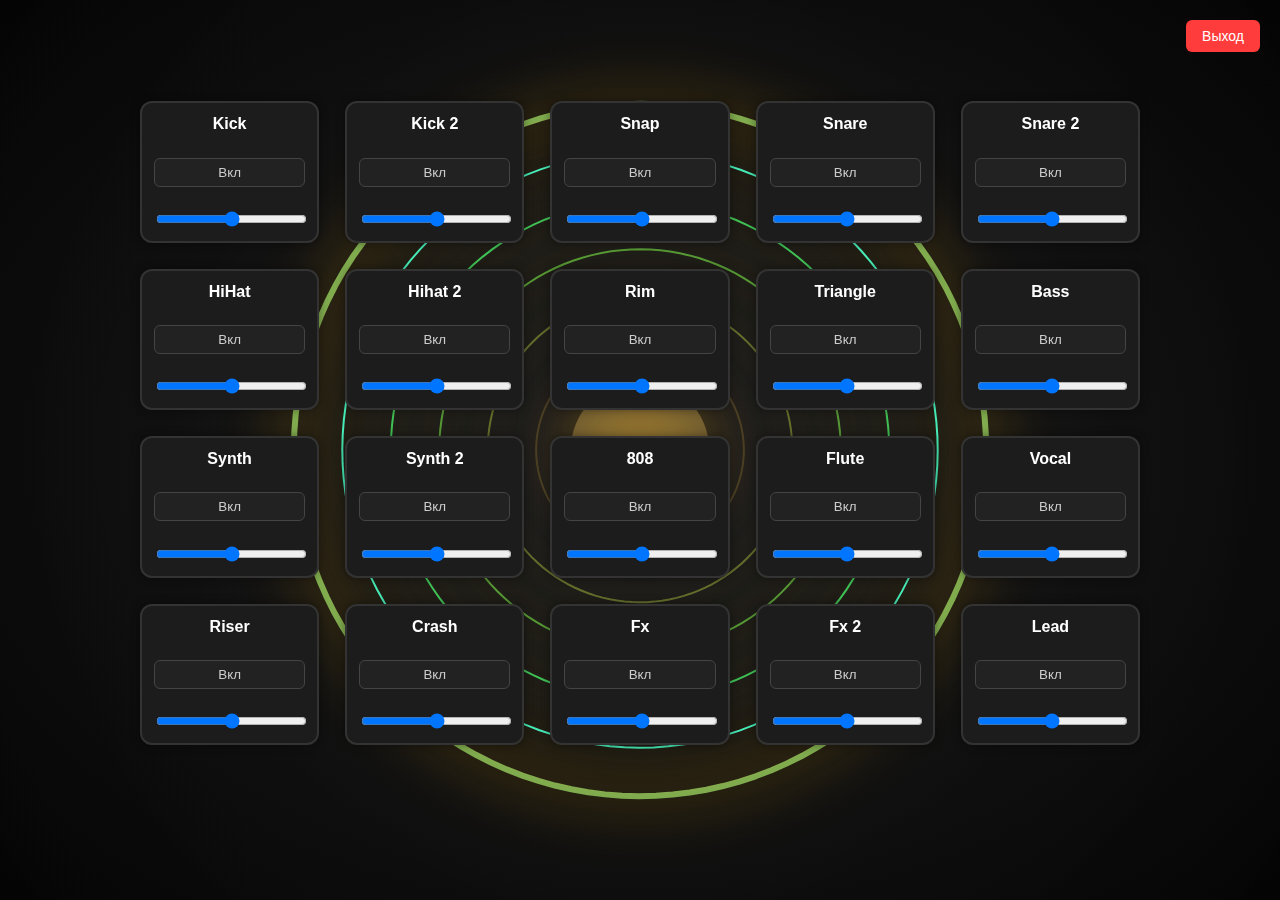
<file: DrumpadGame/index.html>
<!DOCTYPE html>
<html lang="ru">
<head>
  <meta charset="UTF-8">
  <title>Drumpad</title>
  <link rel="stylesheet" href="style.css">
</head>
<body>

  <a href="/hub/index.html" id="exitBtn" class="exit-btn">Выход</a>
  

  <div id="background"></div>
  <canvas id="visualizer"></canvas>
  <div id="trackContainer" style="margin-top: 6%;">
  
    <!-- Инструмент 1 -->
    <div class="track" id="track1">
      <span>Kick</span>
      <button class="toggle-btn" id="btn1">Вкл</button>
      <input type="range" class="pan-slider" id="pan1" min="-1" max="1" step="0.1" value="0">
    </div>

    <!-- Инструмент 2 -->
    <div class="track" id="track2">
      <span>Kick 2</span>
      <button class="toggle-btn" id="btn2">Вкл</button>
      <input type="range" class="pan-slider" id="pan2" min="-1" max="1" step="0.1" value="0">
    </div>

    <!-- Инструмент 3 -->
    <div class="track" id="track3">
      <span>Snap</span>
      <button class="toggle-btn" id="btn3">Вкл</button>
      <input type="range" class="pan-slider" id="pan3" min="-1" max="1" step="0.1" value="0">
    </div>

    <!-- Инструмент 4 -->
    <div class="track" id="track4">
      <span>Snare</span>
      <button class="toggle-btn" id="btn4">Вкл</button>
      <input type="range" class="pan-slider" id="pan4" min="-1" max="1" step="0.1" value="0">
    </div>

    <!-- Инструмент 5 -->
    <div class="track" id="track5">
      <span>Snare 2</span>
      <button class="toggle-btn" id="btn5">Вкл</button>
      <input type="range" class="pan-slider" id="pan5" min="-1" max="1" step="0.1" value="0">
    </div>

    <!-- Инструмент 6 -->
    <div class="track" id="track6">
      <span>HiHat</span>
      <button class="toggle-btn" id="btn6">Вкл</button>
      <input type="range" class="pan-slider" id="pan6" min="-1" max="1" step="0.1" value="0">
    </div>

    <!-- Инструмент 7 -->
    <div class="track" id="track7">
      <span>Hihat 2</span>
      <button class="toggle-btn" id="btn7">Вкл</button>
      <input type="range" class="pan-slider" id="pan7" min="-1" max="1" step="0.1" value="0">
    </div>

    <!-- Инструмент 8 -->
    <div class="track" id="track8">
      <span>Rim</span>
      <button class="toggle-btn" id="btn8">Вкл</button>
      <input type="range" class="pan-slider" id="pan8" min="-1" max="1" step="0.1" value="0">
    </div>

    <!-- Инструмент 9 -->
    <div class="track" id="track9">
      <span>Triangle</span>
      <button class="toggle-btn" id="btn9">Вкл</button>
      <input type="range" class="pan-slider" id="pan9" min="-1" max="1" step="0.1" value="0">
    </div>

    <!-- Инструмент 10 -->
    <div class="track" id="track10">
      <span>Bass</span>
      <button class="toggle-btn" id="btn10">Вкл</button>
      <input type="range" class="pan-slider" id="pan10" min="-1" max="1" step="0.1" value="0">
    </div>

    <!-- Инструмент 11 -->
    <div class="track" id="track11">
      <span>Synth</span>
      <button class="toggle-btn" id="btn11">Вкл</button>
      <input type="range" class="pan-slider" id="pan11" min="-1" max="1" step="0.1" value="0">
    </div>

    <!-- Инструмент 12 -->
    <div class="track" id="track12">
      <span>Synth 2</span>
      <button class="toggle-btn" id="btn12">Вкл</button>
      <input type="range" class="pan-slider" id="pan12" min="-1" max="1" step="0.1" value="0">
    </div>

    <!-- Инструмент 13 -->
    <div class="track" id="track13">
      <span>808</span>
      <button class="toggle-btn" id="btn13">Вкл</button>
      <input type="range" class="pan-slider" id="pan13" min="-1" max="1" step="0.1" value="0">
    </div>

    <!-- Инструмент 14 -->
    <div class="track" id="track14">
      <span>Flute</span>
      <button class="toggle-btn" id="btn14">Вкл</button>
      <input type="range" class="pan-slider" id="pan14" min="-1" max="1" step="0.1" value="0">
    </div>

    <!-- Инструмент 15 -->
    <div class="track" id="track15">
      <span>Vocal</span>
      <button class="toggle-btn" id="btn15">Вкл</button>
      <input type="range" class="pan-slider" id="pan15" min="-1" max="1" step="0.1" value="0">
    </div>

    <!-- Инструмент 16 -->
    <div class="track" id="track16">
      <span>Riser</span>
      <button class="toggle-btn" id="btn16">Вкл</button>
      <input type="range" class="pan-slider" id="pan16" min="-1" max="1" step="0.1" value="0">
    </div>

    <!-- Инструмент 17 -->
    <div class="track" id="track17">
      <span>Crash</span>
      <button class="toggle-btn" id="btn17">Вкл</button>
      <input type="range" class="pan-slider" id="pan17" min="-1" max="1" step="0.1" value="0">
    </div>

    <!-- Инструмент 18 -->
    <div class="track" id="track18">
      <span>Fx</span>
      <button class="toggle-btn" id="btn18">Вкл</button>
      <input type="range" class="pan-slider" id="pan18" min="-1" max="1" step="0.1" value="0">
    </div>

    <!-- Инструмент 19 -->
    <div class="track" id="track19">
      <span>Fx 2</span>
      <button class="toggle-btn" id="btn19">Вкл</button>
      <input type="range" class="pan-slider" id="pan19" min="-1" max="1" step="0.1" value="0">
    </div>

    <!-- Инструмент 20 -->
    <div class="track" id="track20">
      <span>Lead</span>
      <button class="toggle-btn" id="btn20">Вкл</button>
      <input type="range" class="pan-slider" id="pan20" min="-1" max="1" step="0.1" value="0">
    </div>
  </div>

  <script src="script.js"></script>
</body>
</html>
</file>
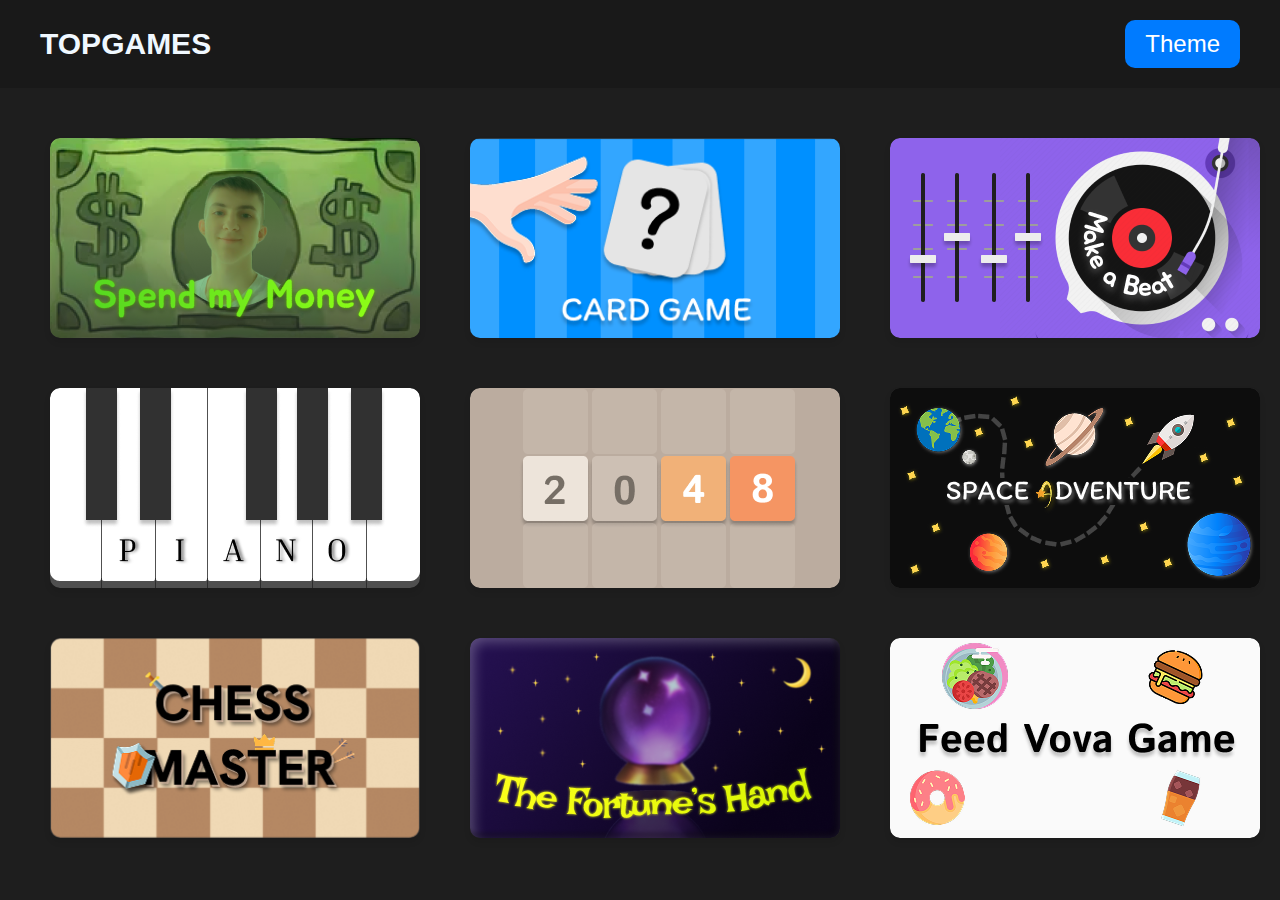
<file: hub/index.html>
<!DOCTYPE html>
<html lang="ru">
<head>
    <meta charset="UTF-8">
    <meta name="viewport" content="width=device-width, initial-scale=1.0">
    <title>TopGames - Make fun and stupid</title>
    <link rel="stylesheet" href="styles.css">
    <script src="script.js" defer></script>
    <link rel="Icon" type="png" href="pictures/mushroom.png">
</head>
<body>
    <header>
        <a href="#" style="text-decoration: none; color: aliceblue; font-size: 30px; font-weight:bold;">TOPGAMES</a>
        <button id="theme-toggle-btn" class="theme-toggle-btn">Theme</button>
    </header>

    <main>
        <div class="game-grid">
            <a href="/spend sereda sergeys money/index.html" class="game-card" style="background-image: url(/hub/pictures/money.png);"></a>
            <a href="/Card Game/index.html" class="game-card" style="background-image: url(/hub/pictures/CardGame.png);"></a>
            <a href="/DrumpadGame/index.html" class="game-card" style="background-image: url(/hub/pictures/Makeabeat.png);"></a>
            <a href="/MusicMiniGame/index.html" class="game-card" style="background-image: url(/hub/pictures/piano.png);"></a>
            <a href="/2048 game/index.html" class="game-card" style="background-image: url(/hub/pictures/2048.png);"></a>
            <a href="/Space Adventure/" class="game-card" style="background-image: url(/hub/pictures/space.png);"></a>
            <a href="/Chess Master/index.html" class="game-card" style="background-image: url(/hub/pictures/chess.png);"></a>
            <a href="/FortuneGame Java/fortune final.html" class="game-card" style="background-image: url(/hub/pictures/fortune.png);"></a>
            <a href="/Feed Vova Game /index.html" class="game-card" style="background-image: url(/hub/pictures/Group\ 18.png);"></a>
        </div>
    </main>
</body>
</html>
</file>
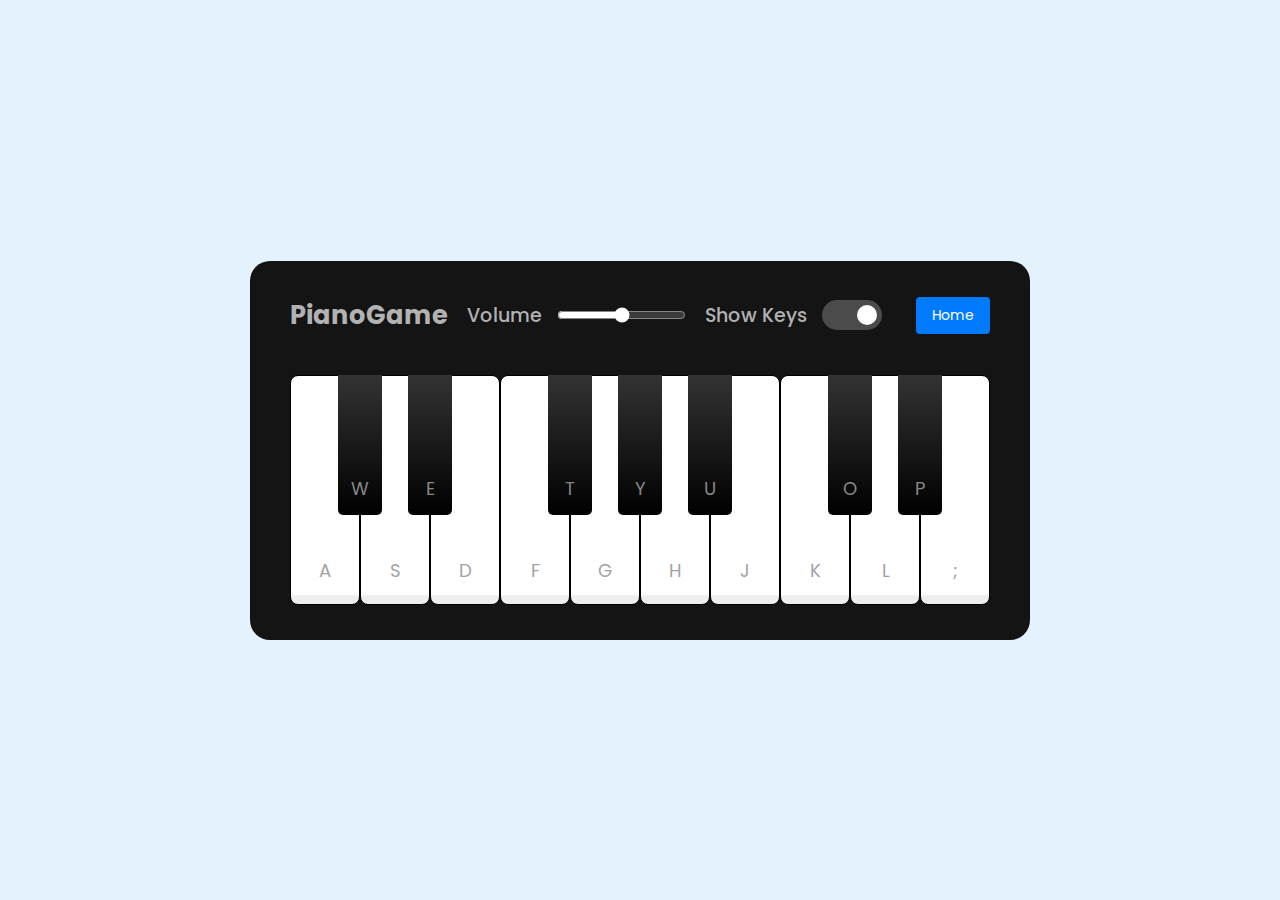
<file: MusicMiniGame/index.html>
<!DOCTYPE html>
<html lang="en" dir="ltr">
  <head>
    <meta charset="utf-8">
    <title>Playable Piano JavaScript | CodingNepal</title>
    <link rel="stylesheet" href="style.css">
    <meta name="viewport" content="width=device-width, initial-scale=1.0">
    <script src="script.js" defer></script>
  </head>
  <body>
    <div class="wrapper">
      <header>
        <h2>PianoGame</h2>
        <div class="column volume-slider">
          <span>Volume</span><input type="range" min="0" max="1" value="0.5" step="any">
        </div>
        <div class="column keys-checkbox">
          <span>Show Keys</span><input type="checkbox" checked>
        </div>
        <a href="/hub/index.html" class="home-button">Home</a>
      </header>
      <ul class="piano-keys">
        <li class="key white" data-key="a"><span>a</span></li>
        <li class="key black" data-key="w"><span>w</span></li>
        <li class="key white" data-key="s"><span>s</span></li>
        <li class="key black" data-key="e"><span>e</span></li>
        <li class="key white" data-key="d"><span>d</span></li>
        <li class="key white" data-key="f"><span>f</span></li>
        <li class="key black" data-key="t"><span>t</span></li>
        <li class="key white" data-key="g"><span>g</span></li>
        <li class="key black" data-key="y"><span>y</span></li>
        <li class="key white" data-key="h"><span>h</span></li>
        <li class="key black" data-key="u"><span>u</span></li>
        <li class="key white" data-key="j"><span>j</span></li>
        <li class="key white" data-key="k"><span>k</span></li>
        <li class="key black" data-key="o"><span>o</span></li>
        <li class="key white" data-key="l"><span>l</span></li>
        <li class="key black" data-key="p"><span>p</span></li>
        <li class="key white" data-key=";"><span>;</span></li>
      </ul>
    </div>
  </body>
</html>
</file>
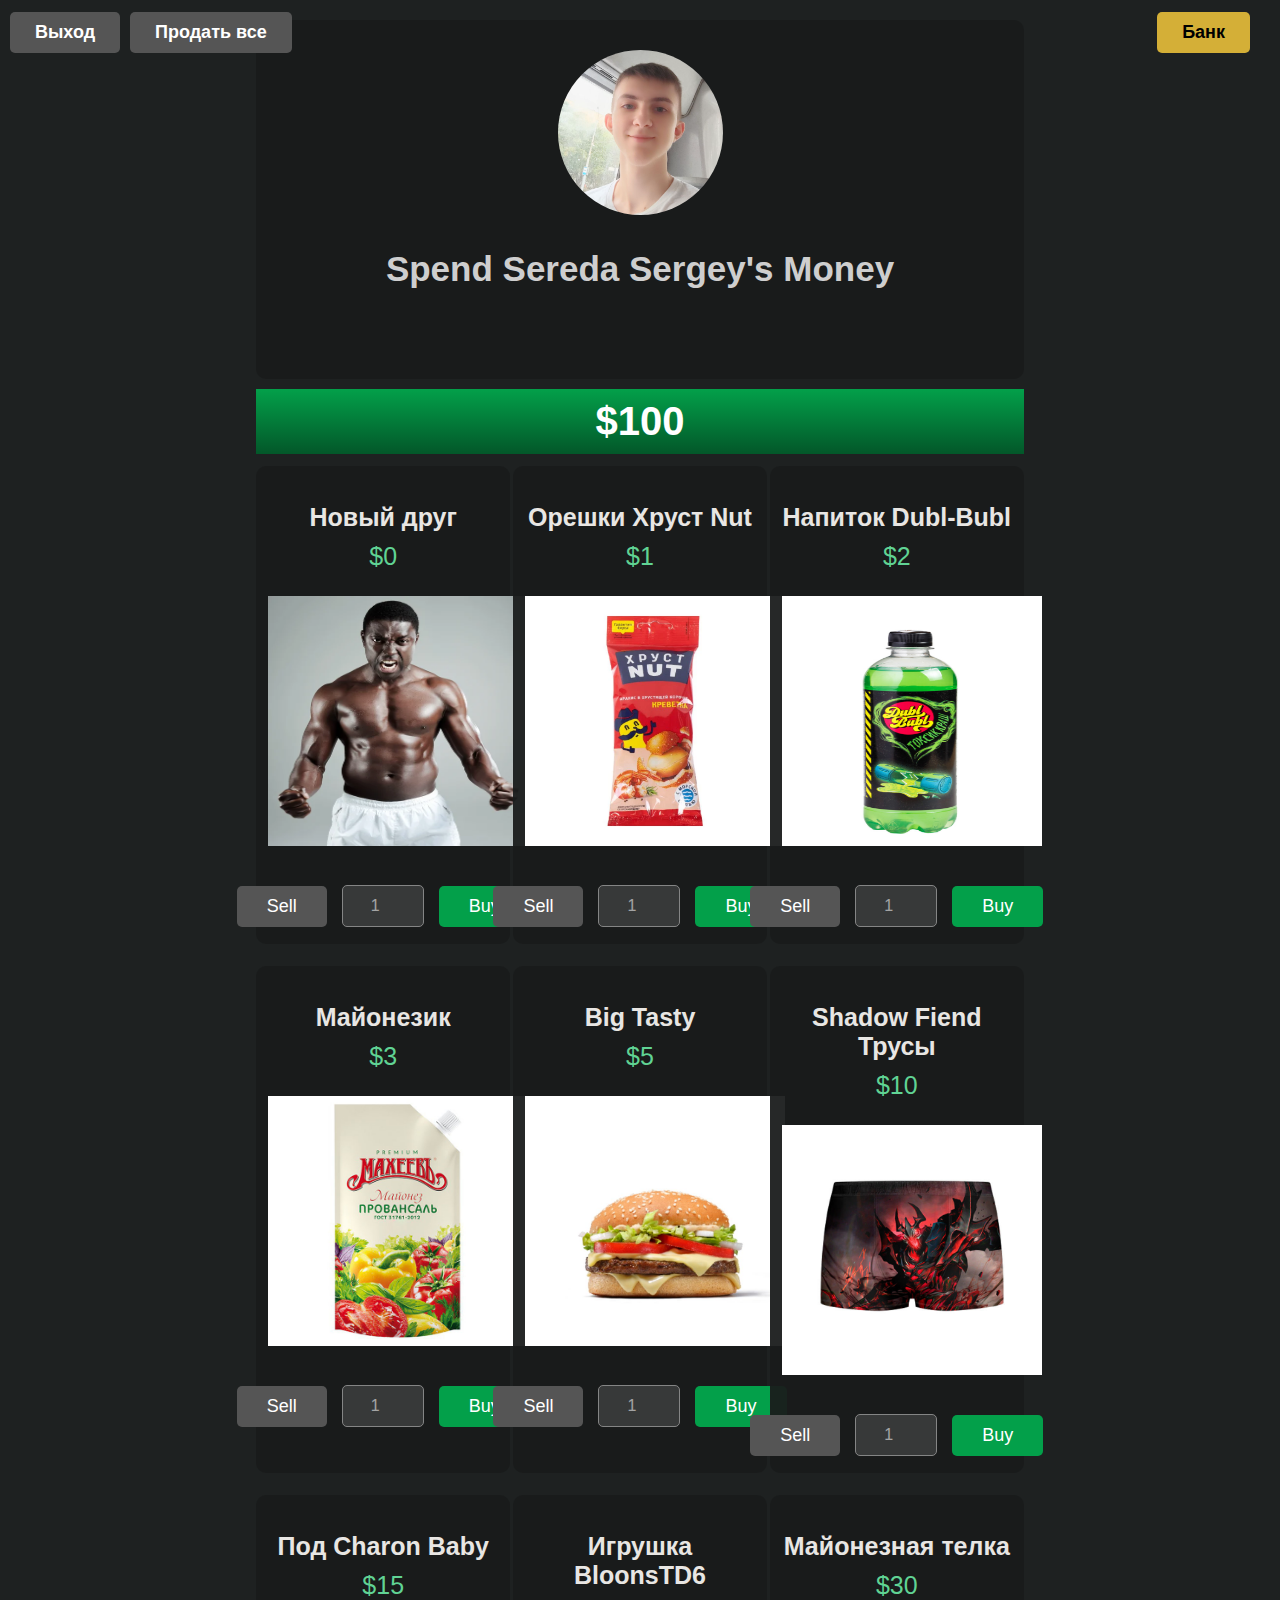
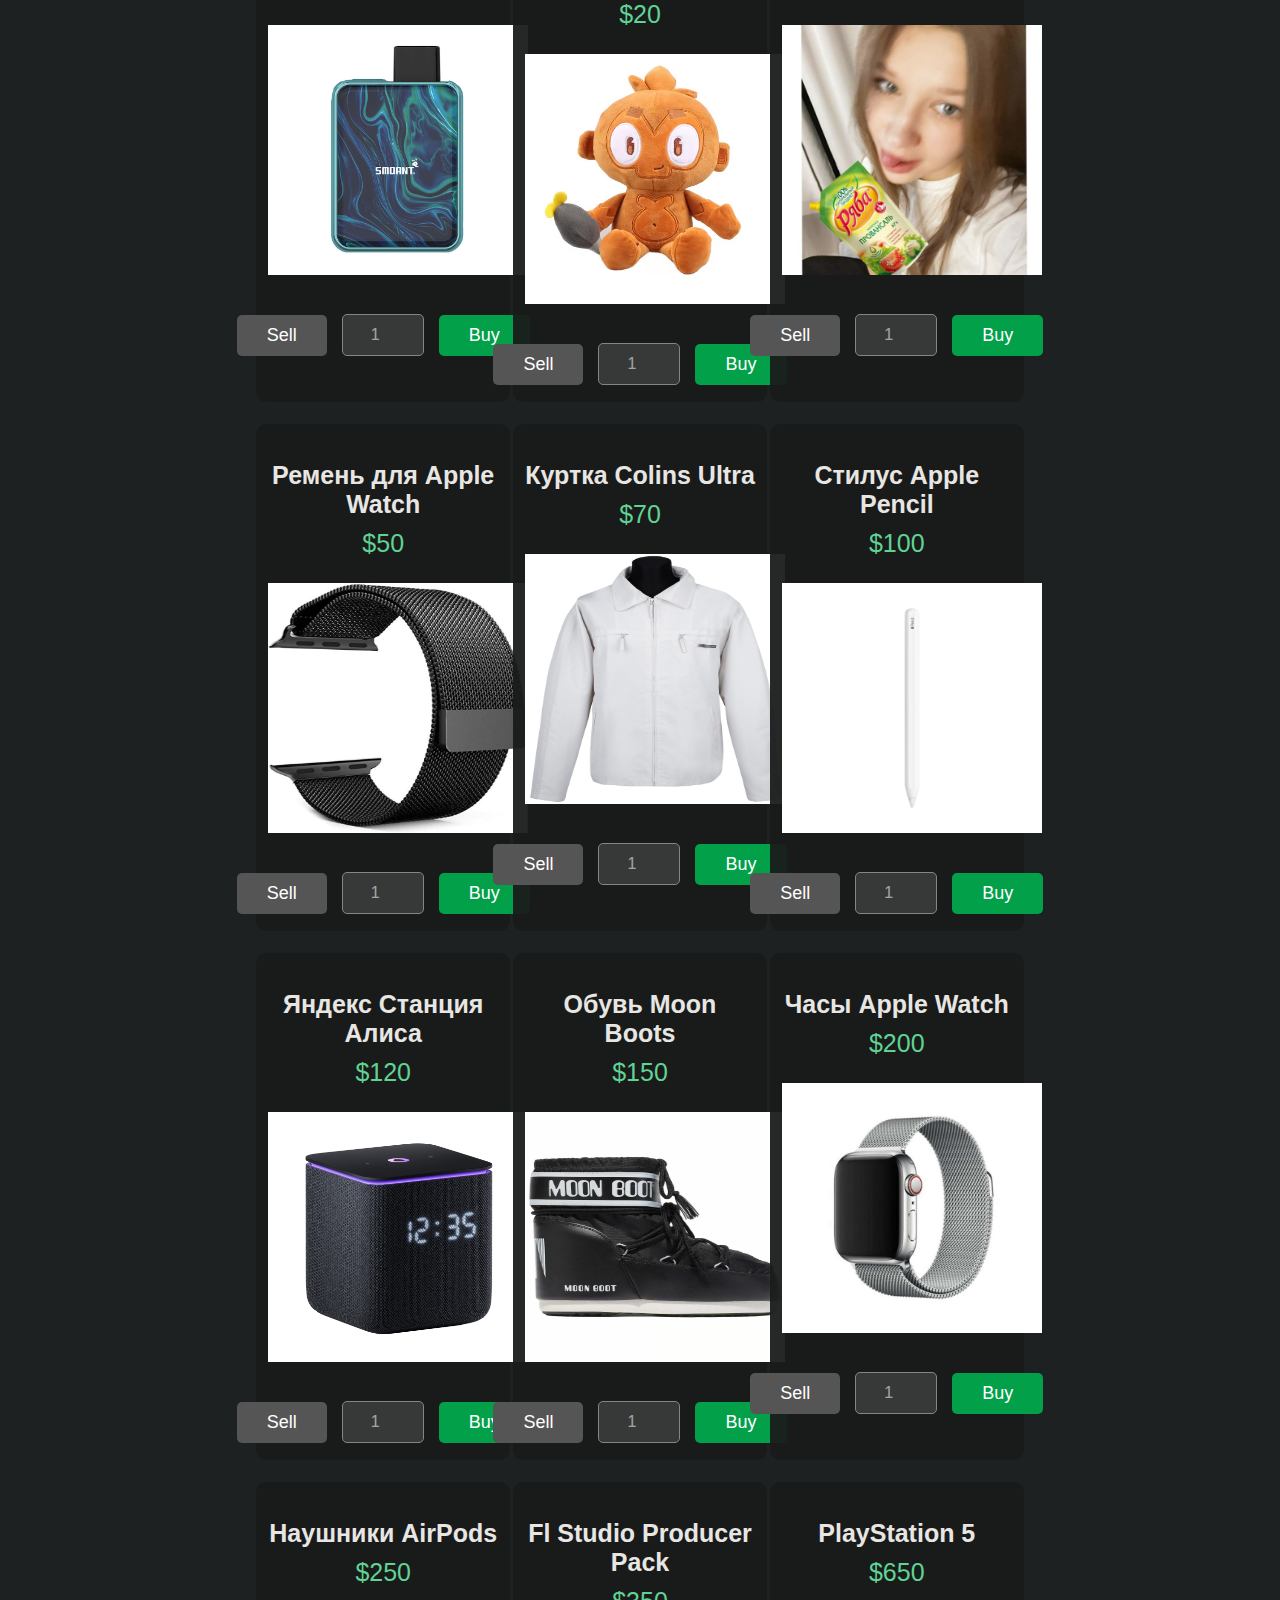
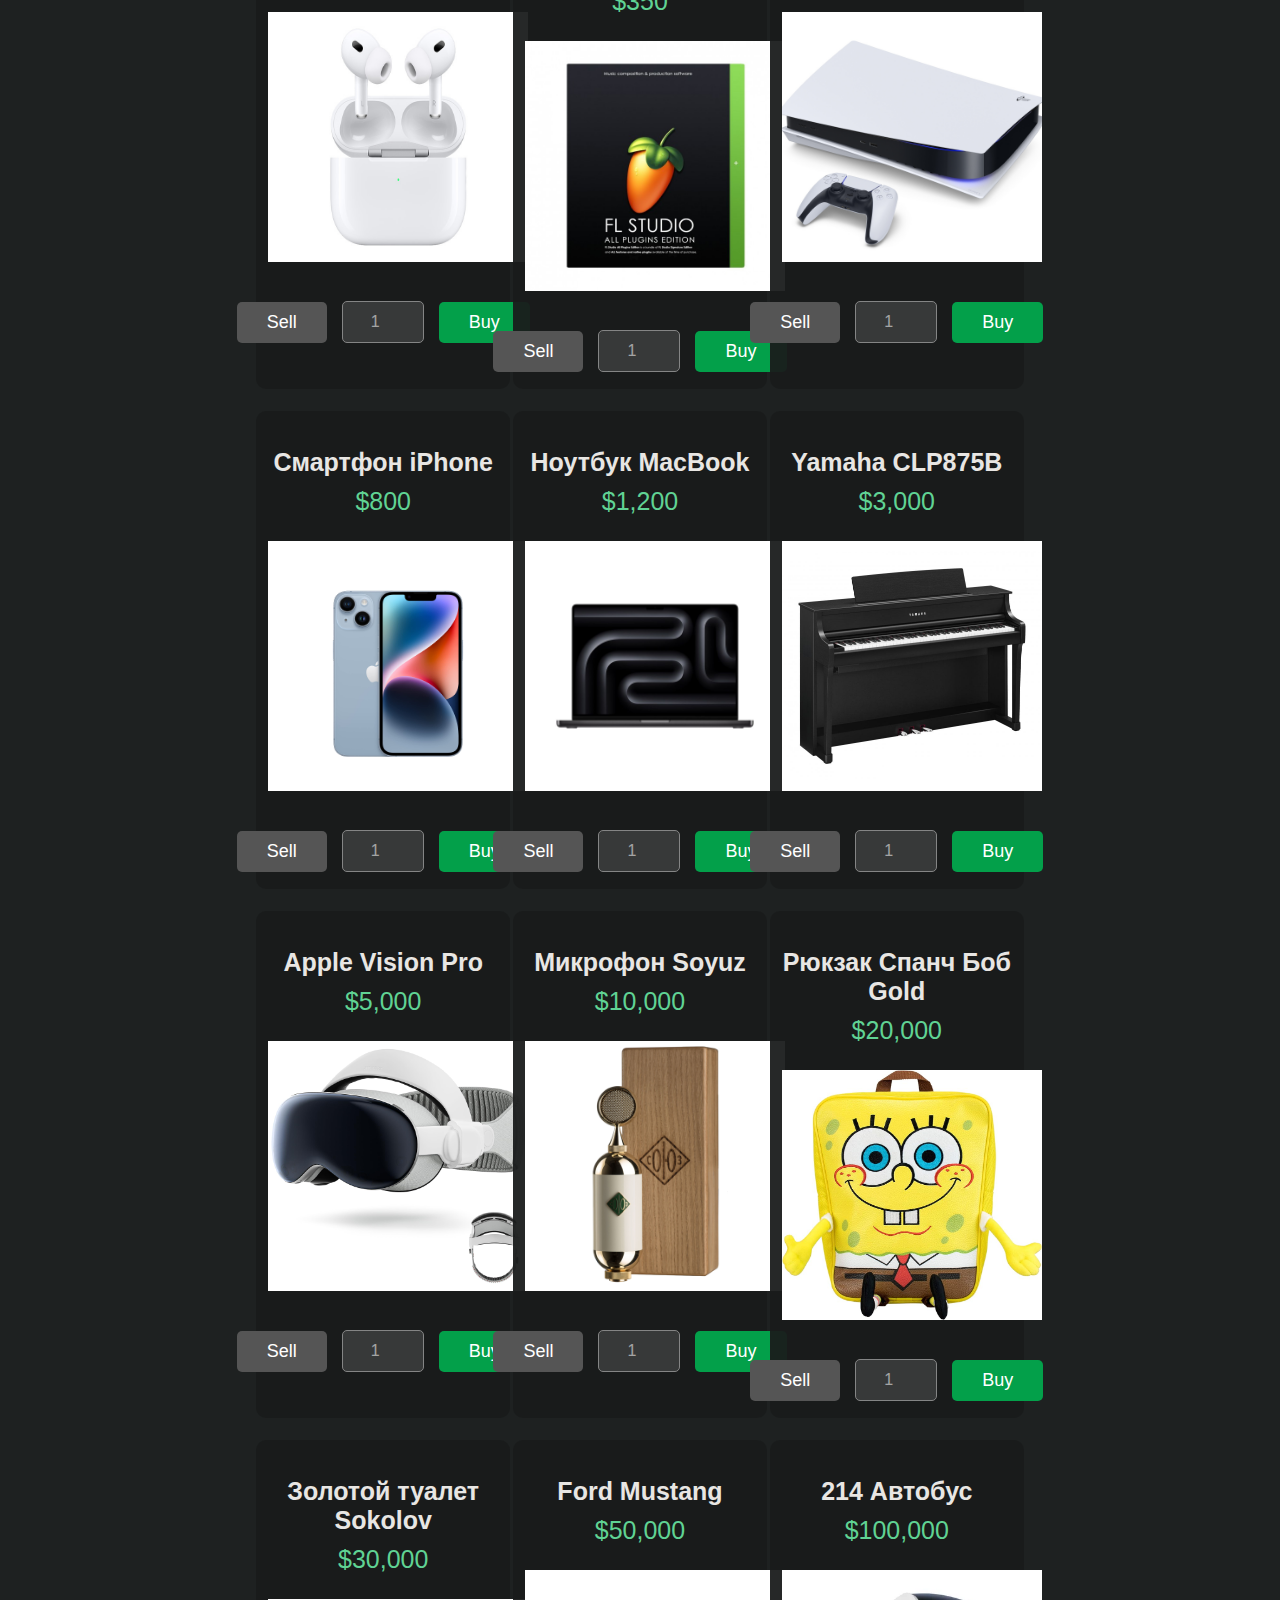
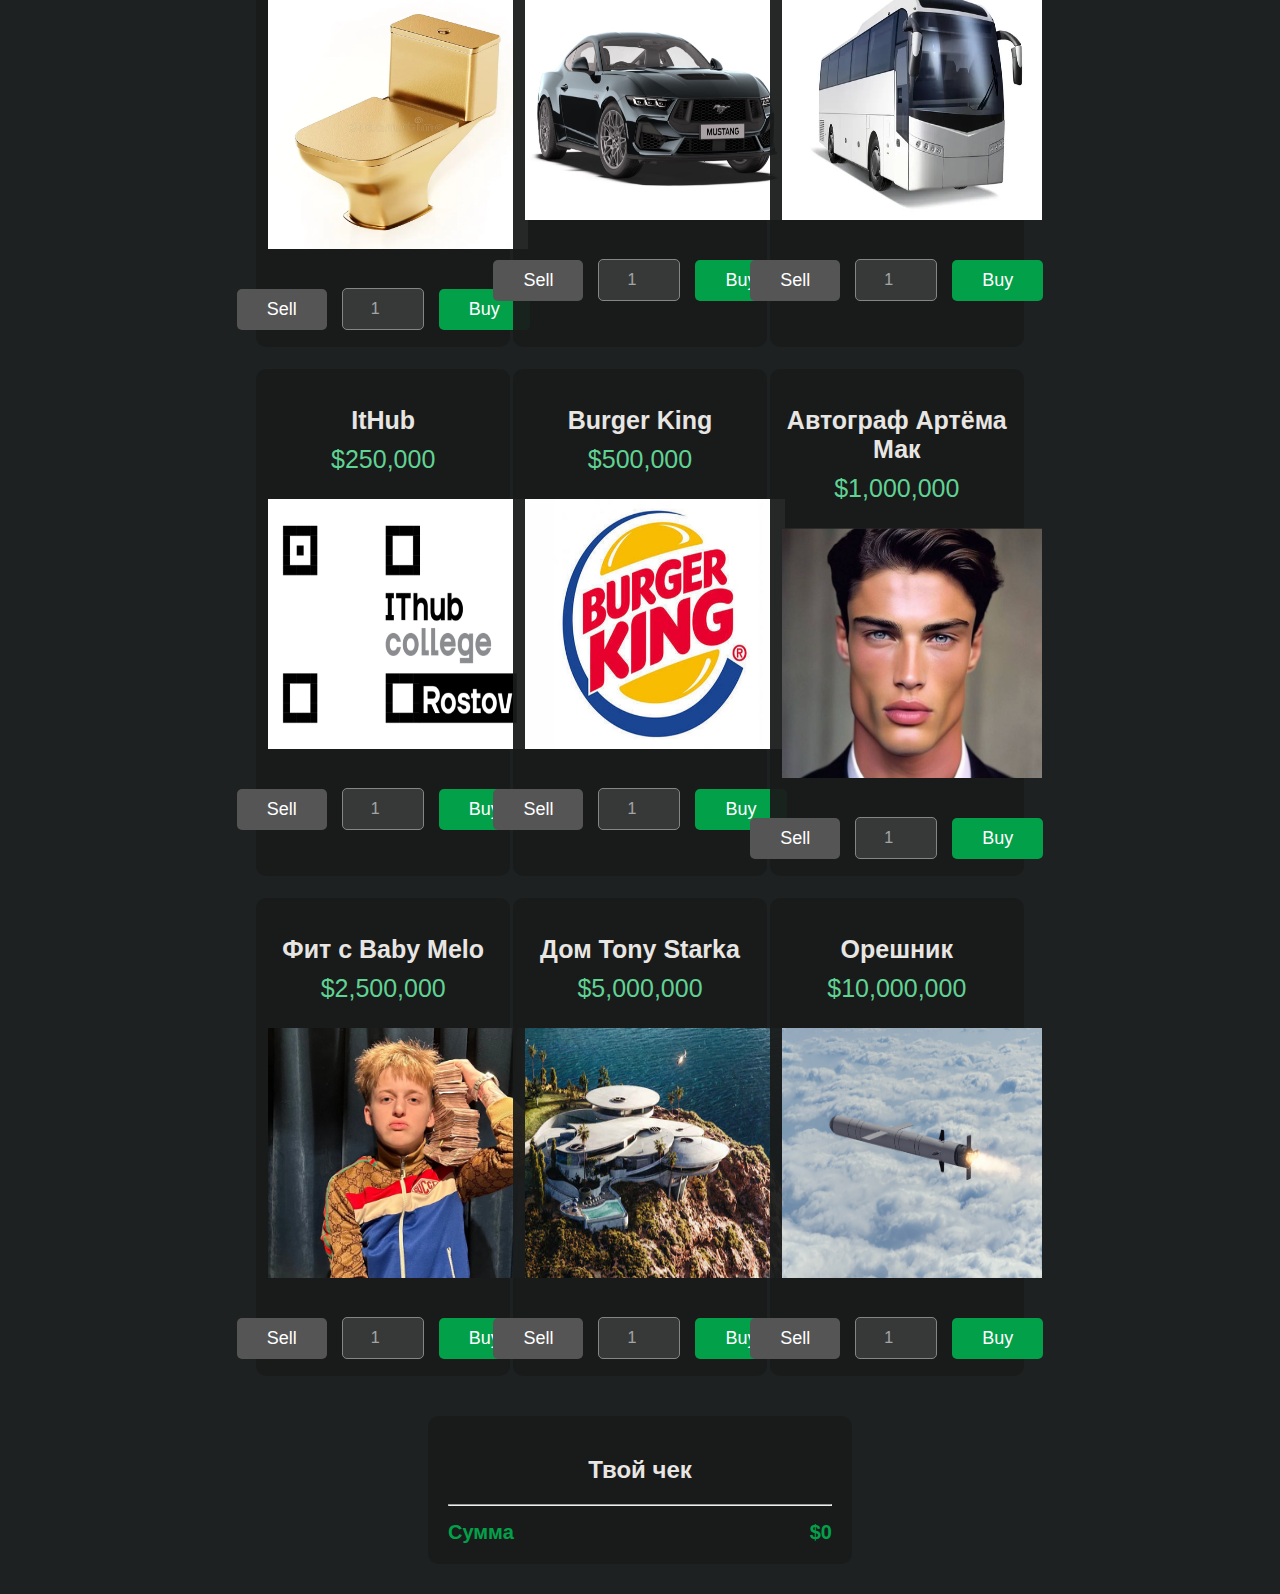
<file: spend sereda sergeys money/index.html>
<!DOCTYPE html>
<html lang="en">
<head>
    <meta charset="UTF-8">
    <meta name="viewport" content="width=device-width, initial-scale=1.0">
    <title>Spend Sereda Sergey's Money</title>
    <link rel="stylesheet" href="style.css">
    <link rel="Icon" type="png" href="pictures/dollar.png">
</head>
<body>
    <div class="container">
        <div class="money-container">
            <a href="/hub/index.html" id="exit-link" class="exit-button">Выход</a>
            <button id="bank-button">Банк</button>
            <button id="sell-all-button" class="sell-all">Продать все</button>
<div id="bank-modal" class="modal">
    <div class="modal-content">
        <span class="close">&times;</span>
        <h2>Кредит</h2>
        <p>Вы можете взять кредит в размере $10,000,000. Это можно сделать только один раз.</p>
        <button id="take-loan">Взять кредит</button>
    </div>
</div>
            <img src="pictures/Bublik2.png" alt="#" class="Sergey">
            <p class="sssm">Spend Sereda Sergey's Money</p>   
        </div>
        <p class="money" id="money">$100</p>
        <div id="items-container" class="items-container"></div>
        <div class="receipt">
            <h2>Твой чек</h2>
            <ul id="receipt-list"></ul>
            <hr>
            <div class="total">
                <span>Сумма</span>
                <span class="price" id="total">$0</span>
            </div>
        </div>
    </div>
    <script src="script.js"></script>
</body>
</html>
</file>
<file: DrumpadGame/style.css>
body {
  background: #111;
  color: #fff;
  font-family: sans-serif;
  display: flex;
  flex-direction: column;
  align-items: center;
  padding: 20px;
}

h1 {
  margin-bottom: 20px;
}

#trackContainer {
  display: grid;
  grid-template-columns: repeat(5, 1fr);
  gap: 26px;
  width: 100%;
  max-width: 1000px;
}

.track {
  background-color: #1c1c1c;
  border: 2px solid #333;
  border-radius: 12px;
  padding: 12px;
  aspect-ratio: 4 / 3;
  display: flex;
  flex-direction: column;
  justify-content: space-between;
  box-shadow: 0 0 10px rgba(0, 0, 0, 0.4);
  transition: border 0.3s ease, transform 0.3s ease;
}

.track.active {
  border: 2px solid #3cff3c;
  transform: scale(1.02);
}

.track span {
  font-weight: bold;
  text-align: center;
  margin-bottom: 10px;
}

.toggle-btn {
  background-color: #222;
  color: #ccc;
  border: 1px solid #444;
  border-radius: 6px;
  padding: 6px 12px;
  cursor: pointer;
  transition: background-color 0.3s ease, color 0.3s ease;
}

.toggle-btn:hover {
  background-color: #333;
}

.toggle-btn.active {
  background-color: #3cff3c;
  color: #000;
}

.pan-slider {
  width: 100%;
  margin-top: 10px;
}

/* Визуализация */

#background {
  position: fixed;
  top: 0;
  left: 0;
  width: 100%;
  height: 100%;
  background: radial-gradient(ellipse at center, #111 0%, #000 100%);
  z-index: -2;
  overflow: hidden;
}

#background::before,
#background::after {
  content: '';
  position: absolute;
  width: 200%;
  height: 200%;
  top: -50%;
  left: -50%;
  background: radial-gradient(circle, rgba(255, 255, 255, 0.03) 0%, transparent 70%);
  animation: move 60s infinite linear;
}

#background::after {
  animation-duration: 80s;
}

@keyframes move {
  0% {
    transform: translate(0, 0) rotate(0deg);
  }
  100% {
    transform: translate(0, 0) rotate(360deg);
  }
}

#visualizer {
  position: fixed;
  top: 0;
  left: 0;
  z-index: -1;
  width: 100vw;
  height: 100vh;
  background: transparent;
}

.exit-btn {
  position: fixed;
  top: 20px;
  right: 20px;
  background-color: #ff3c3c;
  color: white;
  border: none;
  border-radius: 6px;
  padding: 8px 16px;
  font-size: 14px;
  cursor: pointer;
  z-index: 100;
  transition: background-color 0.3s ease;
  text-decoration: none;
}

.exit-btn:hover {
  background-color: #ff1a1a;
}
</file>
<file: hub/styles.css>
body {
    font-family: Arial, sans-serif;
    margin: 0;
    padding: 0;
    background-color: #1e1e1e;
    color: #ffffff;
    text-align: center;
}

header {
    padding: 20px;
    background-color: #191919;
    color: #ffffff;
    display: flex;
    justify-content: space-between;
    align-items: center;
    padding: 20px 40px;
}

h1 {
    margin: 0;
    font-size: 2rem;
}

.theme-toggle-btn {
    background-color: #007bff;
    color: #ffffff;
    border: none;
    padding: 10px 20px;
    font-size: 1.5rem;
    cursor: pointer;
    border-radius: 10px;
    transition: transform 0.2s ease;
    max-width: 120px;
    display: flex;
    justify-content: center;
    align-items: center;
}

.theme-toggle-btn:hover {
    transform: scale(1.1);
}

.game-grid {
    display: grid;
    grid-template-columns: repeat(3, 1fr);
    gap: 50px;
    padding: 50px;
    max-width: 1200px;
    margin: 0 auto;
}

.game-card {
    display: flex;
    justify-content: center;
    align-items: center;
    color: #ffffff;
    text-decoration: none;
    font-size: 1.2rem;
    font-weight: bold;
    padding: 0px;
    background-color: #333333;
    border-radius: 10px;
    height: 200px;
    width: 370px;
    box-shadow: 0 4px 6px rgba(0, 0, 0, 0.1);
    perspective: 1000px;
    transform-style: preserve-3d;
    transition: transform 0.05s linear;
    position: relative;
    cursor: pointer;
    overflow: hidden;
    background-size:cover;
    background-position: center;
    background-repeat: no-repeat;
}

.game-card:hover {
    transform: none;
}

.game-card::before {
    content: "";
    position: absolute;
    top: var(--y, 50%);
    left: var(--x, 50%);
    width: 250%;
    height: 250%;
    background: radial-gradient(circle, rgba(188, 188, 188, 0.3) 0%, rgba(255, 255, 255, 0) 50%);
    transform: translate(-50%, -50%);
    opacity: 0;
    transition: opacity 0.2s ease;
    pointer-events: none;
}

.game-card:hover::before {
    opacity: 0.5;
}

.game-card.expanded {
    position: fixed;
    top: 50%;
    left: 50%;
    width: 50vw;
    height: 50vh;
    font-size: 2rem;
    transform: translate(-50%, -50%) rotateY(180deg) scale(1.5);
    background-color: #444;
    box-shadow: 0 10px 20px rgba(0, 0, 0, 0.3);
    z-index: 1001;
}

/* Темная тема */
.dark-theme {
    background-color: #ffffff;
    color: #121212;
}

.dark-theme .game-card {
    background-color: #e0e0e0;
    color: #121212;
}

/* Адаптивность */
@media (max-width: 1200px) {
    .game-card {
        font-size: 1rem;
        height: 130px;
    }
}

@media (max-width: 768px) {
    .game-grid {
        grid-template-columns: repeat(2, 1fr);
    }

    .game-card {
        font-size: 0.9rem;
        height: 120px;
    }

    header {
        flex-direction: column;
    }

    h1 {
        font-size: 1.5rem;
    }

    .theme-toggle-btn {
        margin-top: 10px;
    }
}

@media (max-width: 480px) {
    .game-grid {
        grid-template-columns: 1fr;
    }

    .game-card {
        font-size: 0.8rem;
        height: 100px;
        padding: 10px;
    }
}
</file>
<file: MusicMiniGame/style.css>
@import url('https://fonts.googleapis.com/css2?family=Poppins:wght@400;500;600&display=swap');
* {
  margin: 0;
  padding: 0;
  box-sizing: border-box;
  font-family: 'Poppins', sans-serif;
}
body {
  display: flex;
  align-items: center;
  justify-content: center;
  min-height: 100vh;
  background: #E3F2FD;
}
.home-button {
  padding: 8px 16px;
  background: #007bff;
  color: white;
  text-decoration: none;
  border-radius: 4px;
  margin-left: 15px;
  font-size: 14px;
  transition: background 0.3s ease;
}

.home-button:hover {
  background: #0056b3;
}

header {
  display: flex;
  align-items: center;
  justify-content: space-between;
  flex-wrap: wrap;
  gap: 15px;
}
.wrapper {
  padding: 35px 40px;
  border-radius: 20px;
  background: #141414;
}
.wrapper header {
  display: flex;
  color: #B2B2B2;
  align-items: center;
  justify-content: space-between;
}
header h2 {
  font-size: 1.6rem;
}
header .column {
  display: flex;
  align-items: center;
}
header span {
  font-weight: 500;
  margin-right: 15px;
  font-size: 1.19rem;
}
header input {
  outline: none;
  border-radius: 30px;
}
.volume-slider input {
  accent-color: #fff;
}
.keys-checkbox input {
  height: 30px;
  width: 60px;
  cursor: pointer;
  appearance: none;
  position: relative;
  background: #4B4B4B
}
.keys-checkbox input::before {
  content: "";
  position: absolute;
  top: 50%;
  left: 5px;
  width: 20px;
  height: 20px;
  border-radius: 50%;
  background: #8c8c8c;
  transform: translateY(-50%);
  transition: all 0.3s ease;
}
.keys-checkbox input:checked::before {
  left: 35px;
  background: #fff;
}
.piano-keys {
  display: flex;
  list-style: none;
  margin-top: 40px;
}
.piano-keys .key {
  cursor: pointer;
  user-select: none;
  position: relative;
  text-transform: uppercase;
}
.piano-keys .black {
  z-index: 2;
  width: 44px;
  height: 140px;
  margin: 0 -22px 0 -22px;
  border-radius: 0 0 5px 5px;
  background: linear-gradient(#333, #000);
}
.piano-keys .black.active {
  box-shadow: inset -5px -10px 10px rgba(255,255,255,0.1);
  background:linear-gradient(to bottom, #000, #434343);
}
.piano-keys .white {
  height: 230px;
  width: 70px;
  border-radius: 8px;
  border: 1px solid #000;
  background: linear-gradient(#fff 96%, #eee 4%);
}
.piano-keys .white.active {
  box-shadow: inset -5px 5px 20px rgba(0,0,0,0.2);
  background:linear-gradient(to bottom, #fff 0%, #eee 100%);
}
.piano-keys .key span {
  position: absolute;
  bottom: 20px;
  width: 100%;
  color: #A2A2A2;
  font-size: 1.13rem;
  text-align: center;
}
.piano-keys .key.hide span {
  display: none;
}
.piano-keys .black span {
  bottom: 13px;
  color: #888888;
}

@media screen and (max-width: 815px) {
  .wrapper {
    padding: 25px;
  }
  header {
    flex-direction: column;
  }
  header :where(h2, .column) {
    margin-bottom: 13px;
  }
  .volume-slider input {
    max-width: 100px;
  }
  .piano-keys {
    margin-top: 20px;
  }
  .piano-keys .key:where(:nth-child(9), :nth-child(10)) {
    display: none;
  }
  .piano-keys .black {
    height: 100px;
    width: 40px;
    margin: 0 -20px 0 -20px;
  }
  .piano-keys .white {
    height: 180px;
    width: 60px;
  }
}

@media screen and (max-width: 615px) {
  .piano-keys .key:nth-child(13),
  .piano-keys .key:nth-child(14),
  .piano-keys .key:nth-child(15),
  .piano-keys .key:nth-child(16),
  .piano-keys .key :nth-child(17) {
    display: none;
  }
  .piano-keys .white {
    width: 50px;
  }
}
</file>
<file: spend sereda sergeys money/style.css>
/* Общие стили */
body {
    font-family: Arial, sans-serif;
    background-color: #1e2121;
    color: #e8e6e3;
    text-align: center;
    margin: 0;
    padding: 0;
}

.Sergey {
    width: 165px;
    height: 165px;
    border-radius: 100%;
    object-fit: cover;
}

.container {
    width: 60%;
    margin: auto;
}

.sssm {
    font-size: 35px;
    color: #cecece;
    font-weight: 900;
    margin-top: 30px;
    margin-bottom: 70px;
}

/* Баланс */
.money-container {
    background-color: #191b1cf1;
    padding: 20px;
    border-radius: 10px;
    margin-bottom: 10px;
    margin-top: 20px;
    padding-top: 30px;
}


.money {
    font-size: 40px;
    font-weight: 550;
    color: #ffffff;
    background: linear-gradient(180deg, #03a04a, #035729);
    padding: 10px;
    top: 0;
    transition: color 0.5s ease;
    margin: 0 auto;
    position: sticky;
    z-index: 1000;
}

/* Анимация встряхивания */
.shake {
    animation: shake 0.3s;
}

@keyframes shake {
    0%, 100% { transform: translateX(0); }
    25% { transform: translateX(-5px); }
    50% { transform: translateX(5px); }
    75% { transform: translateX(-5px); }
}

/* Карточки товаров */
.items-container {
    display: flex;
    flex-wrap: wrap;
    justify-content: space-between;
}

.item {
    background-color: #191b1cf1;
    padding: 12px;
    border-radius: 10px;
    width: 30%;
    margin-bottom: 10px;
    margin-top: 12px;
    text-align: center;
}

.item img {
    width: 260px;
    height: 250px;
    object-fit: fill;
    margin-bottom: 30px;
}

.item h3 {
    font-size: 25px;
    margin-bottom: -10px;
}

.item .price {
    font-size: 25px;
    margin-top: 20px;
    color: #60d394;
}

/* Ввод количества */
.item input {
    width: 60px;
    font-size: 18px;
    padding: 5px;
    margin: 5px;
}

/* Кнопки */
.buttons {
    display: flex;
    justify-content: center;
    align-items: center;
    gap: 10px;
}

button {
    border: none;
    padding: 10px 30px;
    cursor: pointer;
    font-size: 18px;
    border-radius: 5px;
}

.buy {
    background-color: #03a04a;
    color: white;
}

.sell {
    background-color: #555;
    color: white;
    cursor: not-allowed;
}

.sell.active {
    background-color: #e74c3c;
    cursor: pointer;
}

/* Чек */
.receipt {
    background: #00000027;
    padding: 20px;
    border-radius: 10px;
    width: 50%;
    margin: 30px auto;
    text-align: left;
}

.receipt h2 {
    text-align: center;
}

#receipt-list {
    list-style: none;
    padding: 0;
    margin: 0;
}

#receipt-list li {
    display: flex;
    justify-content: space-between;
    font-size: 18px;
    margin: 5px 0;
    color: white;
}

.total {
    display: flex;
    justify-content: space-between;
    font-size: 20px;
    font-weight: bold;
    margin-top: 15px;
    color: #03a04a;
}


.item-quantity {
    text-align: center;
    font-size: 18px;
    border: none;
    border-radius: 5px;
    background-color: rgba(128, 128, 128, 0.5); /* Полупрозрачный серый */
    opacity: 60%;
    color: white;
    padding: 5px;
}


/* Кнопка банка */
#bank-button {
    position: fixed;
    top: 12px;
    right: 30px;
    background-color: #d4af37;
    color: black;
    font-size: 18px;
    font-weight: bold;
    padding: 10px 25px;
    border: none;
    cursor: pointer;
    border-radius: 5px;
}

/* Стили для модального окна */
.modal {
    display: none;
    position: fixed;
    top: 50%;
    left: 50%;
    transform: translate(-50%, -50%);
    background-color: rgba(0, 0, 0, 0.9);
    padding: 20px;
    border-radius: 10px;
    z-index: 1001;
    width: 300px;
    text-align: center;
}

.modal-content {
    color: white;
}

.close {
    position: absolute;
    top: 10px;
    right: 20px;
    font-size: 25px;
    cursor: pointer;
}

/* Эффект увеличения кнопок при наведении */
button:hover {
    transform: scale(1.1);
    transition: transform 0.15s ease-in-out;
}

#sell-all-button {
    position: fixed;
    top: 12px;
    left: 30px;
    background-color: #555;
    color: white;
    font-size: 18px;
    font-weight: bold;
    padding: 10px 25px;
    border: none;
    border-radius: 5px;
    z-index: 1000;
}

#sell-all-button.active {
    background-color: #e74c3c;
    background: #e74c3c;
    cursor: pointer;
}

input[type="number"] {
  height: 40px;  /* Высота кнопок и input */
  font-size: 16px; /* Размер шрифта */
  padding: 0 10px; /* Отступы по бокам */
  border-radius: 5px; /* Скругление углов */
  width: 60px;
}

/* Убираем стандартное оформление input */
input[type="number"] {
display: flex;
  text-align: center; /* Выравнивание текста по центру */
  border: 1px solid #ccc; /* Рамка */
  
}

/* Кнопка выхода */
#exit-button {
    position: fixed;
    top: 12px;
    left: 30px;
    background-color: #555;
    color: white;
    font-size: 18px;
    font-weight: bold;
    padding: 10px 25px;
    border: none;
    border-radius: 5px;
    z-index: 1000;
}

#exit-button:hover {
    background-color: #777;
    transform: scale(1.1);
    transition: transform 0.15s ease-in-out;
}

/* Обновленное положение кнопки "Продать все" */
#sell-all-button {
    position: fixed;
    top: 12px;
    left: 100px; /* Сдвинуто вправо, чтобы освободить место для кнопки выхода */
}

/* Стили для ссылки выхода */
#exit-link {
    position: fixed;
    top: 12px;
    left: 10px;
    background-color: #555;
    color: white;
    font-size: 18px;
    font-weight: bold;
    padding: 10px 25px;
    border-radius: 5px; 
    z-index: 1000;
    text-decoration: none;
    display: inline-block;
    text-align: center;
    cursor: pointer;
    transition: all 0.15s ease-in-out;
}

#exit-link:hover {
    background-color: #777;
    transform: scale(1.1);
}

/* Обновленное положение кнопки "Продать все" */
#sell-all-button {
    position: fixed;
    top: 12px;
    left: 130px; /* Сдвинуто вправо, чтобы освободить место для кнопки выхода */
}
</file>
